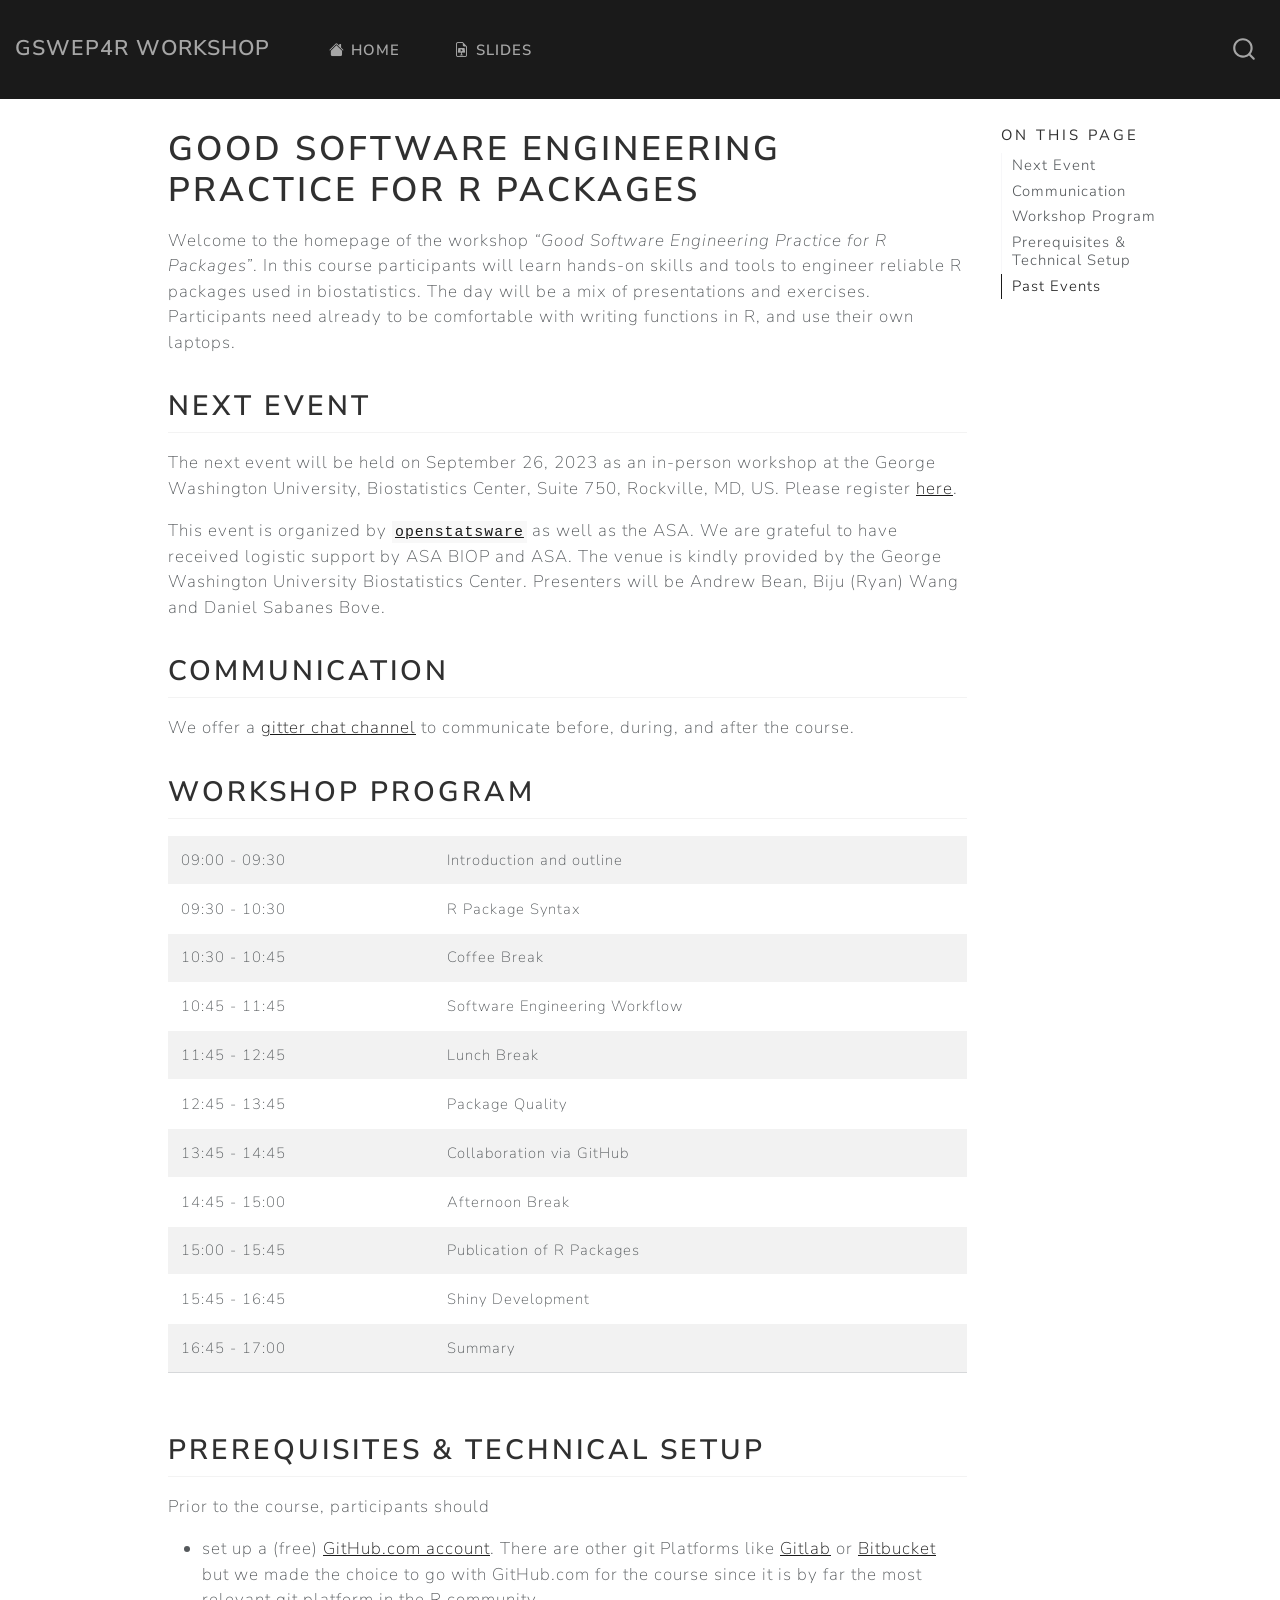
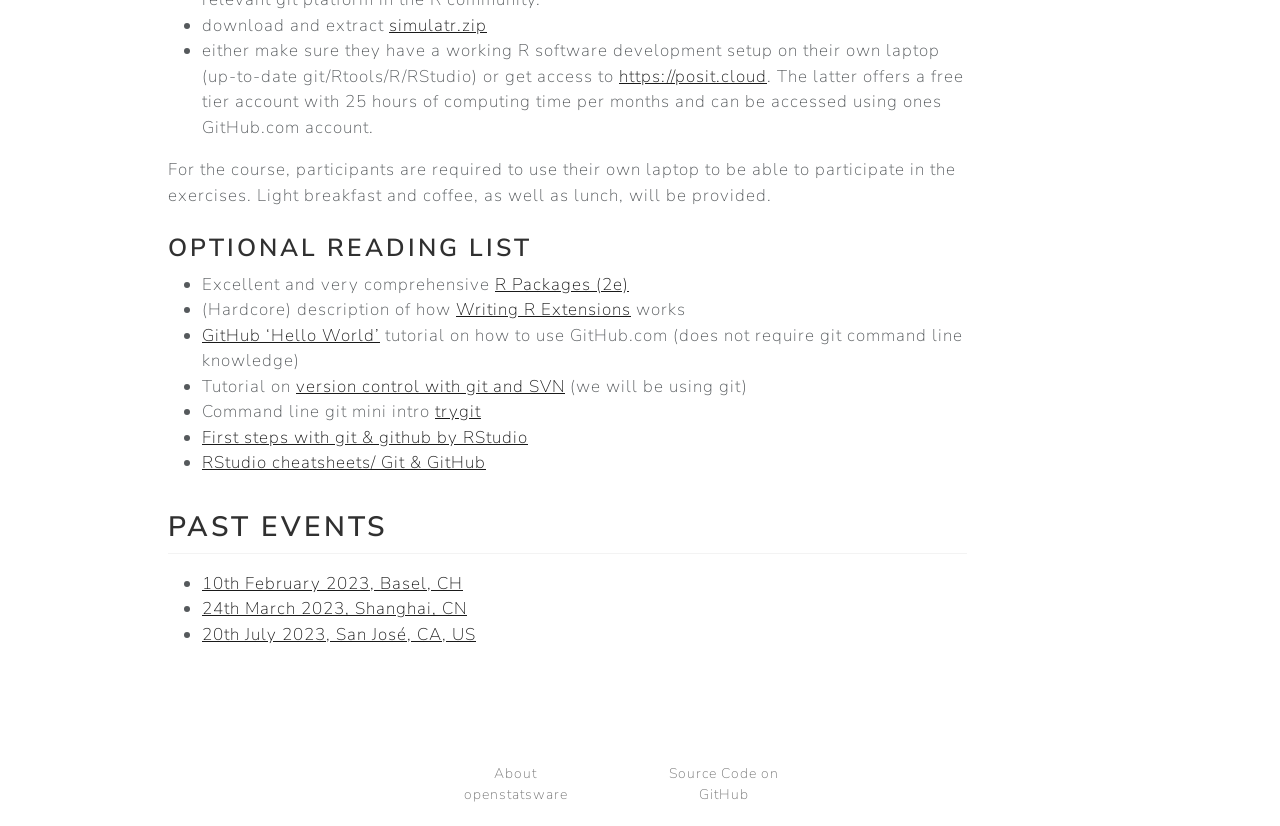
<file: index.html>
<!DOCTYPE html>
<html xmlns="http://www.w3.org/1999/xhtml" lang="en" xml:lang="en"><head>

<meta charset="utf-8">
<meta name="generator" content="quarto-1.3.450">

<meta name="viewport" content="width=device-width, initial-scale=1.0, user-scalable=yes">


<title>GSWEP4R Workshop - Good Software Engineering Practice for R Packages</title>
<style>
code{white-space: pre-wrap;}
span.smallcaps{font-variant: small-caps;}
div.columns{display: flex; gap: min(4vw, 1.5em);}
div.column{flex: auto; overflow-x: auto;}
div.hanging-indent{margin-left: 1.5em; text-indent: -1.5em;}
ul.task-list{list-style: none;}
ul.task-list li input[type="checkbox"] {
  width: 0.8em;
  margin: 0 0.8em 0.2em -1em; /* quarto-specific, see https://github.com/quarto-dev/quarto-cli/issues/4556 */ 
  vertical-align: middle;
}
</style>


<script src="site_libs/quarto-nav/quarto-nav.js"></script>
<script src="site_libs/quarto-nav/headroom.min.js"></script>
<script src="site_libs/clipboard/clipboard.min.js"></script>
<script src="site_libs/quarto-search/autocomplete.umd.js"></script>
<script src="site_libs/quarto-search/fuse.min.js"></script>
<script src="site_libs/quarto-search/quarto-search.js"></script>
<meta name="quarto:offset" content="./">
<script src="site_libs/quarto-html/quarto.js"></script>
<script src="site_libs/quarto-html/popper.min.js"></script>
<script src="site_libs/quarto-html/tippy.umd.min.js"></script>
<script src="site_libs/quarto-html/anchor.min.js"></script>
<link href="site_libs/quarto-html/tippy.css" rel="stylesheet">
<link href="site_libs/quarto-html/quarto-syntax-highlighting.css" rel="stylesheet" id="quarto-text-highlighting-styles">
<script src="site_libs/bootstrap/bootstrap.min.js"></script>
<link href="site_libs/bootstrap/bootstrap-icons.css" rel="stylesheet">
<link href="site_libs/bootstrap/bootstrap.min.css" rel="stylesheet" id="quarto-bootstrap" data-mode="light">
<script id="quarto-search-options" type="application/json">{
  "location": "navbar",
  "copy-button": false,
  "collapse-after": 3,
  "panel-placement": "end",
  "type": "overlay",
  "limit": 20,
  "language": {
    "search-no-results-text": "No results",
    "search-matching-documents-text": "matching documents",
    "search-copy-link-title": "Copy link to search",
    "search-hide-matches-text": "Hide additional matches",
    "search-more-match-text": "more match in this document",
    "search-more-matches-text": "more matches in this document",
    "search-clear-button-title": "Clear",
    "search-detached-cancel-button-title": "Cancel",
    "search-submit-button-title": "Submit",
    "search-label": "Search"
  }
}</script>


<link rel="stylesheet" href="styles.css">
</head>

<body class="nav-fixed">

<div id="quarto-search-results"></div>
  <header id="quarto-header" class="headroom fixed-top">
    <nav class="navbar navbar-expand-lg navbar-dark ">
      <div class="navbar-container container-fluid">
      <div class="navbar-brand-container">
    <a class="navbar-brand" href="./index.html">
    <span class="navbar-title">GSWEP4R Workshop</span>
    </a>
  </div>
            <div id="quarto-search" class="" title="Search"></div>
          <button class="navbar-toggler" type="button" data-bs-toggle="collapse" data-bs-target="#navbarCollapse" aria-controls="navbarCollapse" aria-expanded="false" aria-label="Toggle navigation" onclick="if (window.quartoToggleHeadroom) { window.quartoToggleHeadroom(); }">
  <span class="navbar-toggler-icon"></span>
</button>
          <div class="collapse navbar-collapse" id="navbarCollapse">
            <ul class="navbar-nav navbar-nav-scroll me-auto">
  <li class="nav-item">
    <a class="nav-link active" href="./index.html" rel="" target="" aria-current="page"><i class="bi bi-house-fill" role="img">
</i> 
 <span class="menu-text">Home</span></a>
  </li>  
  <li class="nav-item">
    <a class="nav-link" href="./listing.html" rel="" target=""><i class="bi bi-file-earmark-slides" role="img">
</i> 
 <span class="menu-text">Slides</span></a>
  </li>  
</ul>
            <div class="quarto-navbar-tools ms-auto">
</div>
          </div> <!-- /navcollapse -->
      </div> <!-- /container-fluid -->
    </nav>
</header>
<!-- content -->
<div id="quarto-content" class="quarto-container page-columns page-rows-contents page-layout-article page-navbar">
<!-- sidebar -->
<!-- margin-sidebar -->
    <div id="quarto-margin-sidebar" class="sidebar margin-sidebar">
        <nav id="TOC" role="doc-toc" class="toc-active">
    <h2 id="toc-title">On this page</h2>
   
  <ul>
  <li><a href="#next-event" id="toc-next-event" class="nav-link active" data-scroll-target="#next-event">Next Event</a></li>
  <li><a href="#communication" id="toc-communication" class="nav-link" data-scroll-target="#communication">Communication</a></li>
  <li><a href="#workshop-program" id="toc-workshop-program" class="nav-link" data-scroll-target="#workshop-program">Workshop Program</a></li>
  <li><a href="#prerequisites-technical-setup" id="toc-prerequisites-technical-setup" class="nav-link" data-scroll-target="#prerequisites-technical-setup">Prerequisites &amp; Technical Setup</a>
  <ul class="collapse">
  <li><a href="#optional-reading-list" id="toc-optional-reading-list" class="nav-link" data-scroll-target="#optional-reading-list">Optional reading list</a></li>
  </ul></li>
  <li><a href="#past-events" id="toc-past-events" class="nav-link" data-scroll-target="#past-events">Past Events</a></li>
  </ul>
</nav>
    </div>
<!-- main -->
<main class="content" id="quarto-document-content">

<header id="title-block-header" class="quarto-title-block default">
<div class="quarto-title">
<h1 class="title">Good Software Engineering Practice for R Packages</h1>
</div>



<div class="quarto-title-meta">

    
  
    
  </div>
  

</header>

<!--
Creators (initial authors): 
- Daniel Sabanes Bove, https://github.com/danielinteractive/ and www.linkedin.com/in/danielsabanesbove/
- Friedrich Pahlke, https://github.com/fpahlke/ and www.linkedin.com/in/pahlke/
- Kevin Kunzmann, https://github.com/kkmann/ and https://www.linkedin.com/in/kevin-kunzmann-6486a11bb/
- Liming Li, https://github.com/clarkliming
- Joe Zhu, https://github.com/shajoezhu and http://www.linkedin.com/in/joe-zhu-464b5818
- Shuang Li, https://github.com/shuangli22
In the current version, changes were done by (later authors):
- Andrew Bean, https://www.linkedin.com/in/andrew-bean-83539116/ and https://github.com/andrew-bean
- Biju (Ryan) Wang, https://www.linkedin.com/in/bijuwang/ and https://github.com/bijuwang
License: This work is licensed under the Creative Commons Attribution-ShareAlike 4.0 International License.
To view a copy of this license, visit http://creativecommons.org/licenses/by-sa/4.0/.
The source files are hosted at https://github.com/openpharma/workshop-r-swe-md, which is forked from
the original version at https://github.com/openpharma/workshop-r-swe.
Important: To use this work you must provide the name of the creators (initial authors), a link to the material, a link to the license, and indicate if changes were made.
-->
<p>Welcome to the homepage of the workshop <em>“Good Software Engineering Practice for R Packages”</em>. In this course participants will learn hands-on skills and tools to engineer reliable R packages used in biostatistics. The day will be a mix of presentations and exercises. Participants need already to be comfortable with writing functions in R, and use their own laptops.</p>
<section id="next-event" class="level2">
<h2 class="anchored" data-anchor-id="next-event">Next Event</h2>
<p>The next event will be held on September 26, 2023 as an in-person workshop at the George Washington University, Biostatistics Center, Suite 750, Rockville, MD, US. Please register <a href="https://www.eventbrite.com/e/good-software-engineering-practice-for-r-packages-tickets-675076410717?aff=oddtdtcreator">here</a>.</p>
<p>This event is organized by <a href="https://rconsortium.github.io/asa-biop-swe-wg/"><code>openstatsware</code></a> as well as the ASA. We are grateful to have received logistic support by ASA BIOP and ASA. The venue is kindly provided by the George Washington University Biostatistics Center. Presenters will be Andrew Bean, Biju (Ryan) Wang and Daniel Sabanes Bove.</p>
</section>
<section id="communication" class="level2">
<h2 class="anchored" data-anchor-id="communication">Communication</h2>
<p>We offer a <a href="https://matrix.to/#/#workshop-r-swe_community:gitter.im">gitter chat channel</a> to communicate before, during, and after the course.</p>
</section>
<section id="workshop-program" class="level2">
<h2 class="anchored" data-anchor-id="workshop-program">Workshop Program</h2>
<div class="cell">
<div class="cell-output-display">
<table class="table table-sm table-striped small">
<tbody>
<tr class="odd">
<td style="text-align: left;">09:00 - 09:30</td>
<td style="text-align: left;">Introduction and outline</td>
</tr>
<tr class="even">
<td style="text-align: left;">09:30 - 10:30</td>
<td style="text-align: left;">R Package Syntax</td>
</tr>
<tr class="odd">
<td style="text-align: left;">10:30 - 10:45</td>
<td style="text-align: left;">Coffee Break</td>
</tr>
<tr class="even">
<td style="text-align: left;">10:45 - 11:45</td>
<td style="text-align: left;">Software Engineering Workflow</td>
</tr>
<tr class="odd">
<td style="text-align: left;">11:45 - 12:45</td>
<td style="text-align: left;">Lunch Break</td>
</tr>
<tr class="even">
<td style="text-align: left;">12:45 - 13:45</td>
<td style="text-align: left;">Package Quality</td>
</tr>
<tr class="odd">
<td style="text-align: left;">13:45 - 14:45</td>
<td style="text-align: left;">Collaboration via GitHub</td>
</tr>
<tr class="even">
<td style="text-align: left;">14:45 - 15:00</td>
<td style="text-align: left;">Afternoon Break</td>
</tr>
<tr class="odd">
<td style="text-align: left;">15:00 - 15:45</td>
<td style="text-align: left;">Publication of R Packages</td>
</tr>
<tr class="even">
<td style="text-align: left;">15:45 - 16:45</td>
<td style="text-align: left;">Shiny Development</td>
</tr>
<tr class="odd">
<td style="text-align: left;">16:45 - 17:00</td>
<td style="text-align: left;">Summary</td>
</tr>
</tbody>
</table>
</div>
</div>
</section>
<section id="prerequisites-technical-setup" class="level2">
<h2 class="anchored" data-anchor-id="prerequisites-technical-setup">Prerequisites &amp; Technical Setup</h2>
<p>Prior to the course, participants should</p>
<ul>
<li>set up a (free) <a href="https://github.com/join">GitHub.com account</a>. There are other git Platforms like <a href="https://about.gitlab.com/">Gitlab</a> or <a href="https://bitbucket.org/">Bitbucket</a> but we made the choice to go with GitHub.com for the course since it is by far the most relevant git platform in the R community.</li>
<li>download and extract <a href="slides/download/simulatr.zip">simulatr.zip</a></li>
<li>either make sure they have a working R software development setup on their own laptop (up-to-date git/Rtools/R/RStudio) or get access to <a href="https://posit.cloud" class="uri">https://posit.cloud</a>. The latter offers a free tier account with 25 hours of computing time per months and can be accessed using ones GitHub.com account.</li>
</ul>
<p>For the course, participants are required to use their own laptop to be able to participate in the exercises. Light breakfast and coffee, as well as lunch, will be provided.</p>
<section id="optional-reading-list" class="level3">
<h3 class="anchored" data-anchor-id="optional-reading-list">Optional reading list</h3>
<ul>
<li>Excellent and very comprehensive <a href="https://r-pkgs.org/">R Packages (2e)</a></li>
<li>(Hardcore) description of how <a href="https://cran.r-project.org/doc/manuals/R-exts.html">Writing R Extensions</a> works</li>
<li><a href="https://docs.github.com/en/get-started/quickstart/hello-world">GitHub ‘Hello World’</a> tutorial on how to use GitHub.com (does not require git command line knowledge)</li>
<li>Tutorial on <a href="https://support.posit.co/hc/en-us/articles/200532077-Version-Control-with-Git-and-SVN">version control with git and SVN</a> (we will be using git)</li>
<li>Command line git mini intro <a href="https://trygit.js.org/">trygit</a></li>
<li><a href="https://www.youtube.com/watch?v=jN6tvgt3GK8">First steps with git &amp; github by RStudio</a></li>
<li><a href="https://github.com/rstudio/cheatsheets/blob/main/git-github.pdf">RStudio cheatsheets/ Git &amp; GitHub</a></li>
</ul>
</section>
</section>
<section id="past-events" class="level2">
<h2 class="anchored" data-anchor-id="past-events">Past Events</h2>
<ul>
<li><a href="https://kkmann.github.io/workshop-r-swe/">10th February 2023, Basel, CH</a></li>
<li><a href="https://openpharma.github.io/workshop-r-swe/">24th March 2023, Shanghai, CN</a></li>
<li><a href="https://openpharma.github.io/workshop-r-swe-sf/">20th July 2023, San José, CA, US</a></li>
</ul>


</section>

</main> <!-- /main -->
<script id="quarto-html-after-body" type="application/javascript">
window.document.addEventListener("DOMContentLoaded", function (event) {
  const toggleBodyColorMode = (bsSheetEl) => {
    const mode = bsSheetEl.getAttribute("data-mode");
    const bodyEl = window.document.querySelector("body");
    if (mode === "dark") {
      bodyEl.classList.add("quarto-dark");
      bodyEl.classList.remove("quarto-light");
    } else {
      bodyEl.classList.add("quarto-light");
      bodyEl.classList.remove("quarto-dark");
    }
  }
  const toggleBodyColorPrimary = () => {
    const bsSheetEl = window.document.querySelector("link#quarto-bootstrap");
    if (bsSheetEl) {
      toggleBodyColorMode(bsSheetEl);
    }
  }
  toggleBodyColorPrimary();  
  const icon = "";
  const anchorJS = new window.AnchorJS();
  anchorJS.options = {
    placement: 'right',
    icon: icon
  };
  anchorJS.add('.anchored');
  const isCodeAnnotation = (el) => {
    for (const clz of el.classList) {
      if (clz.startsWith('code-annotation-')) {                     
        return true;
      }
    }
    return false;
  }
  const clipboard = new window.ClipboardJS('.code-copy-button', {
    text: function(trigger) {
      const codeEl = trigger.previousElementSibling.cloneNode(true);
      for (const childEl of codeEl.children) {
        if (isCodeAnnotation(childEl)) {
          childEl.remove();
        }
      }
      return codeEl.innerText;
    }
  });
  clipboard.on('success', function(e) {
    // button target
    const button = e.trigger;
    // don't keep focus
    button.blur();
    // flash "checked"
    button.classList.add('code-copy-button-checked');
    var currentTitle = button.getAttribute("title");
    button.setAttribute("title", "Copied!");
    let tooltip;
    if (window.bootstrap) {
      button.setAttribute("data-bs-toggle", "tooltip");
      button.setAttribute("data-bs-placement", "left");
      button.setAttribute("data-bs-title", "Copied!");
      tooltip = new bootstrap.Tooltip(button, 
        { trigger: "manual", 
          customClass: "code-copy-button-tooltip",
          offset: [0, -8]});
      tooltip.show();    
    }
    setTimeout(function() {
      if (tooltip) {
        tooltip.hide();
        button.removeAttribute("data-bs-title");
        button.removeAttribute("data-bs-toggle");
        button.removeAttribute("data-bs-placement");
      }
      button.setAttribute("title", currentTitle);
      button.classList.remove('code-copy-button-checked');
    }, 1000);
    // clear code selection
    e.clearSelection();
  });
  function tippyHover(el, contentFn) {
    const config = {
      allowHTML: true,
      content: contentFn,
      maxWidth: 500,
      delay: 100,
      arrow: false,
      appendTo: function(el) {
          return el.parentElement;
      },
      interactive: true,
      interactiveBorder: 10,
      theme: 'quarto',
      placement: 'bottom-start'
    };
    window.tippy(el, config); 
  }
  const noterefs = window.document.querySelectorAll('a[role="doc-noteref"]');
  for (var i=0; i<noterefs.length; i++) {
    const ref = noterefs[i];
    tippyHover(ref, function() {
      // use id or data attribute instead here
      let href = ref.getAttribute('data-footnote-href') || ref.getAttribute('href');
      try { href = new URL(href).hash; } catch {}
      const id = href.replace(/^#\/?/, "");
      const note = window.document.getElementById(id);
      return note.innerHTML;
    });
  }
      let selectedAnnoteEl;
      const selectorForAnnotation = ( cell, annotation) => {
        let cellAttr = 'data-code-cell="' + cell + '"';
        let lineAttr = 'data-code-annotation="' +  annotation + '"';
        const selector = 'span[' + cellAttr + '][' + lineAttr + ']';
        return selector;
      }
      const selectCodeLines = (annoteEl) => {
        const doc = window.document;
        const targetCell = annoteEl.getAttribute("data-target-cell");
        const targetAnnotation = annoteEl.getAttribute("data-target-annotation");
        const annoteSpan = window.document.querySelector(selectorForAnnotation(targetCell, targetAnnotation));
        const lines = annoteSpan.getAttribute("data-code-lines").split(",");
        const lineIds = lines.map((line) => {
          return targetCell + "-" + line;
        })
        let top = null;
        let height = null;
        let parent = null;
        if (lineIds.length > 0) {
            //compute the position of the single el (top and bottom and make a div)
            const el = window.document.getElementById(lineIds[0]);
            top = el.offsetTop;
            height = el.offsetHeight;
            parent = el.parentElement.parentElement;
          if (lineIds.length > 1) {
            const lastEl = window.document.getElementById(lineIds[lineIds.length - 1]);
            const bottom = lastEl.offsetTop + lastEl.offsetHeight;
            height = bottom - top;
          }
          if (top !== null && height !== null && parent !== null) {
            // cook up a div (if necessary) and position it 
            let div = window.document.getElementById("code-annotation-line-highlight");
            if (div === null) {
              div = window.document.createElement("div");
              div.setAttribute("id", "code-annotation-line-highlight");
              div.style.position = 'absolute';
              parent.appendChild(div);
            }
            div.style.top = top - 2 + "px";
            div.style.height = height + 4 + "px";
            let gutterDiv = window.document.getElementById("code-annotation-line-highlight-gutter");
            if (gutterDiv === null) {
              gutterDiv = window.document.createElement("div");
              gutterDiv.setAttribute("id", "code-annotation-line-highlight-gutter");
              gutterDiv.style.position = 'absolute';
              const codeCell = window.document.getElementById(targetCell);
              const gutter = codeCell.querySelector('.code-annotation-gutter');
              gutter.appendChild(gutterDiv);
            }
            gutterDiv.style.top = top - 2 + "px";
            gutterDiv.style.height = height + 4 + "px";
          }
          selectedAnnoteEl = annoteEl;
        }
      };
      const unselectCodeLines = () => {
        const elementsIds = ["code-annotation-line-highlight", "code-annotation-line-highlight-gutter"];
        elementsIds.forEach((elId) => {
          const div = window.document.getElementById(elId);
          if (div) {
            div.remove();
          }
        });
        selectedAnnoteEl = undefined;
      };
      // Attach click handler to the DT
      const annoteDls = window.document.querySelectorAll('dt[data-target-cell]');
      for (const annoteDlNode of annoteDls) {
        annoteDlNode.addEventListener('click', (event) => {
          const clickedEl = event.target;
          if (clickedEl !== selectedAnnoteEl) {
            unselectCodeLines();
            const activeEl = window.document.querySelector('dt[data-target-cell].code-annotation-active');
            if (activeEl) {
              activeEl.classList.remove('code-annotation-active');
            }
            selectCodeLines(clickedEl);
            clickedEl.classList.add('code-annotation-active');
          } else {
            // Unselect the line
            unselectCodeLines();
            clickedEl.classList.remove('code-annotation-active');
          }
        });
      }
  const findCites = (el) => {
    const parentEl = el.parentElement;
    if (parentEl) {
      const cites = parentEl.dataset.cites;
      if (cites) {
        return {
          el,
          cites: cites.split(' ')
        };
      } else {
        return findCites(el.parentElement)
      }
    } else {
      return undefined;
    }
  };
  var bibliorefs = window.document.querySelectorAll('a[role="doc-biblioref"]');
  for (var i=0; i<bibliorefs.length; i++) {
    const ref = bibliorefs[i];
    const citeInfo = findCites(ref);
    if (citeInfo) {
      tippyHover(citeInfo.el, function() {
        var popup = window.document.createElement('div');
        citeInfo.cites.forEach(function(cite) {
          var citeDiv = window.document.createElement('div');
          citeDiv.classList.add('hanging-indent');
          citeDiv.classList.add('csl-entry');
          var biblioDiv = window.document.getElementById('ref-' + cite);
          if (biblioDiv) {
            citeDiv.innerHTML = biblioDiv.innerHTML;
          }
          popup.appendChild(citeDiv);
        });
        return popup.innerHTML;
      });
    }
  }
    var localhostRegex = new RegExp(/^(?:http|https):\/\/localhost\:?[0-9]*\//);
      var filterRegex = new RegExp("https:\/\/openpharma\.github\.io\/workshop-r-swe-md\/");
    var isInternal = (href) => {
        return filterRegex.test(href) || localhostRegex.test(href);
    }
    // Inspect non-navigation links and adorn them if external
 	var links = window.document.querySelectorAll('a[href]:not(.nav-link):not(.navbar-brand):not(.toc-action):not(.sidebar-link):not(.sidebar-item-toggle):not(.pagination-link):not(.no-external):not([aria-hidden]):not(.dropdown-item)');
    for (var i=0; i<links.length; i++) {
      const link = links[i];
      if (!isInternal(link.href)) {
          // target, if specified
          link.setAttribute("target", "_blank");
      }
    }
});
</script>
</div> <!-- /content -->
<footer class="footer">
  <div class="nav-footer">
    <div class="nav-footer-left">
      &nbsp;
    </div>   
    <div class="nav-footer-center">
      <ul class="footer-items list-unstyled">
    <li class="nav-item">
    <a class="nav-link" href="https://rconsortium.github.io/asa-biop-swe-wg/">About openstatsware</a>
  </li>  
    <li class="nav-item">
    <a class="nav-link" href="https://github.com/openpharma/workshop-r-swe-md">Source Code on GitHub</a>
  </li>  
</ul>
    </div>
    <div class="nav-footer-right">
      &nbsp;
    </div>
  </div>
</footer>



</body></html>
</file>
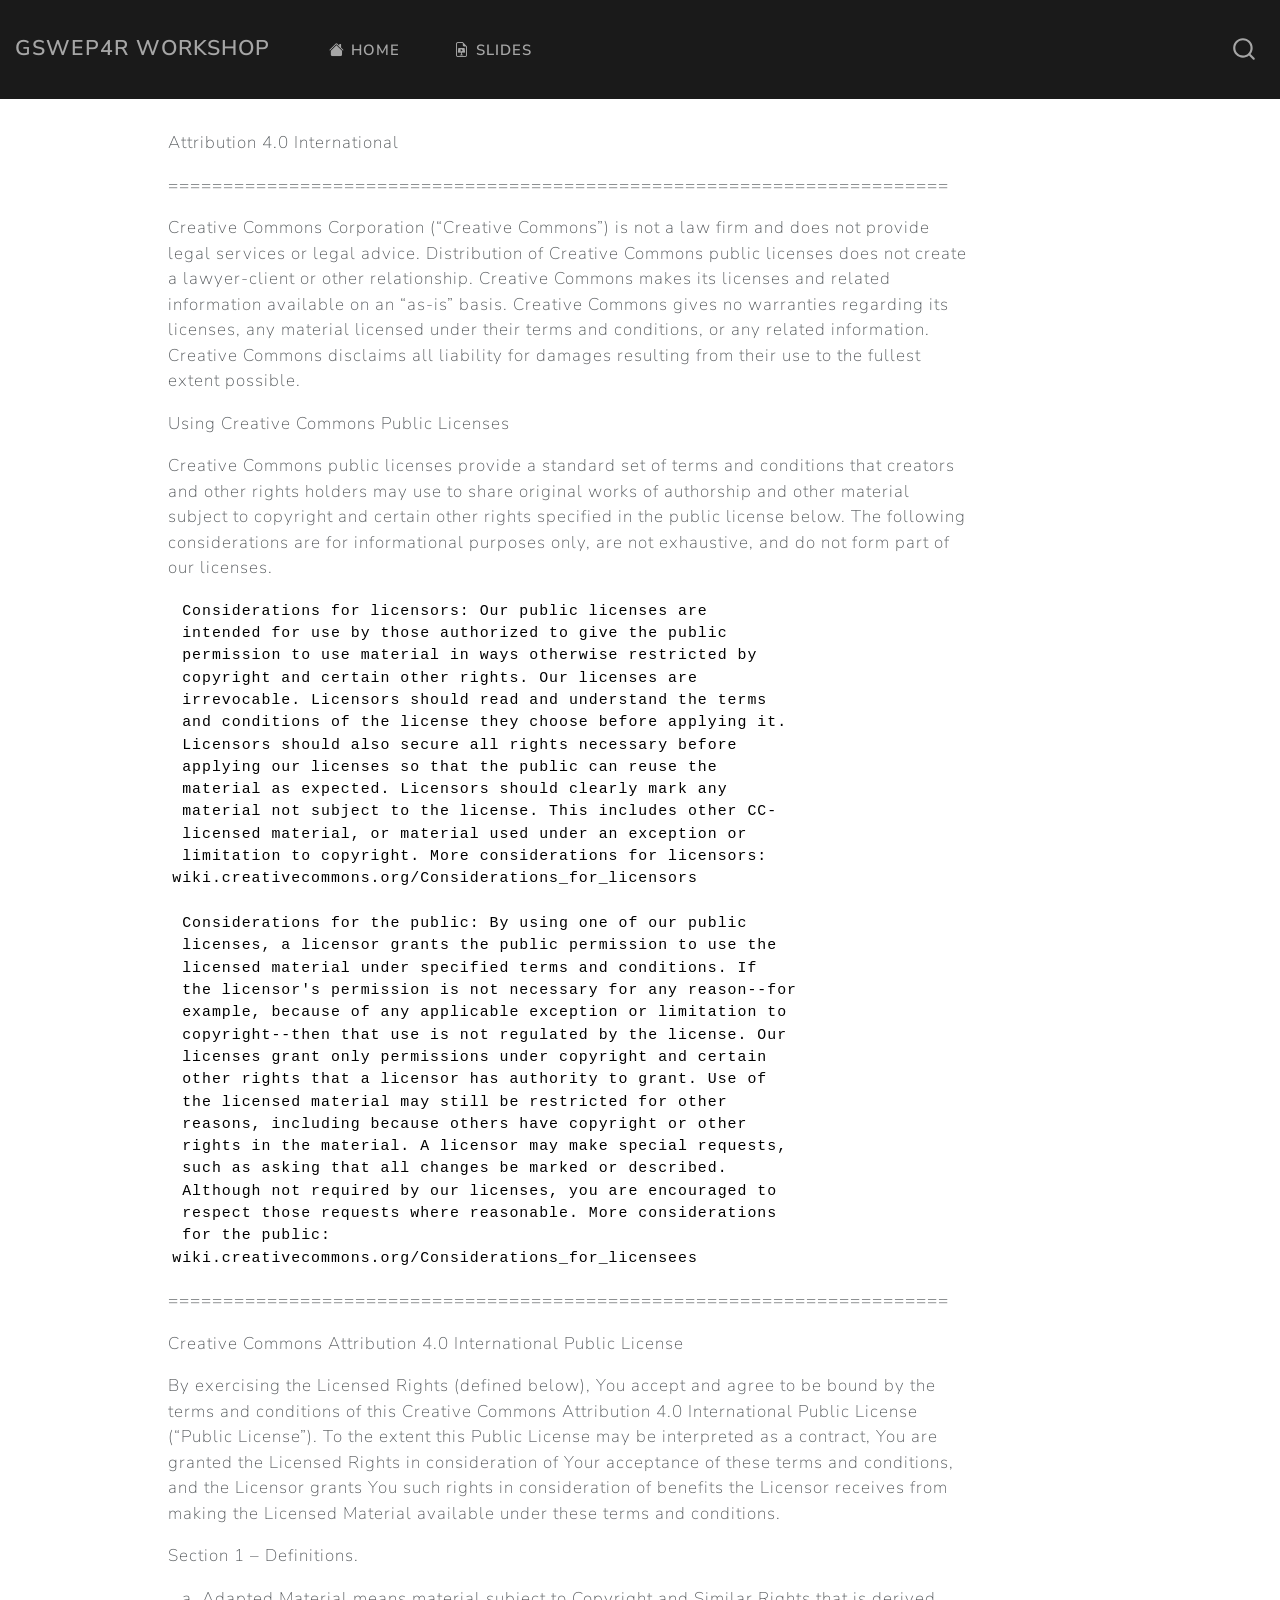
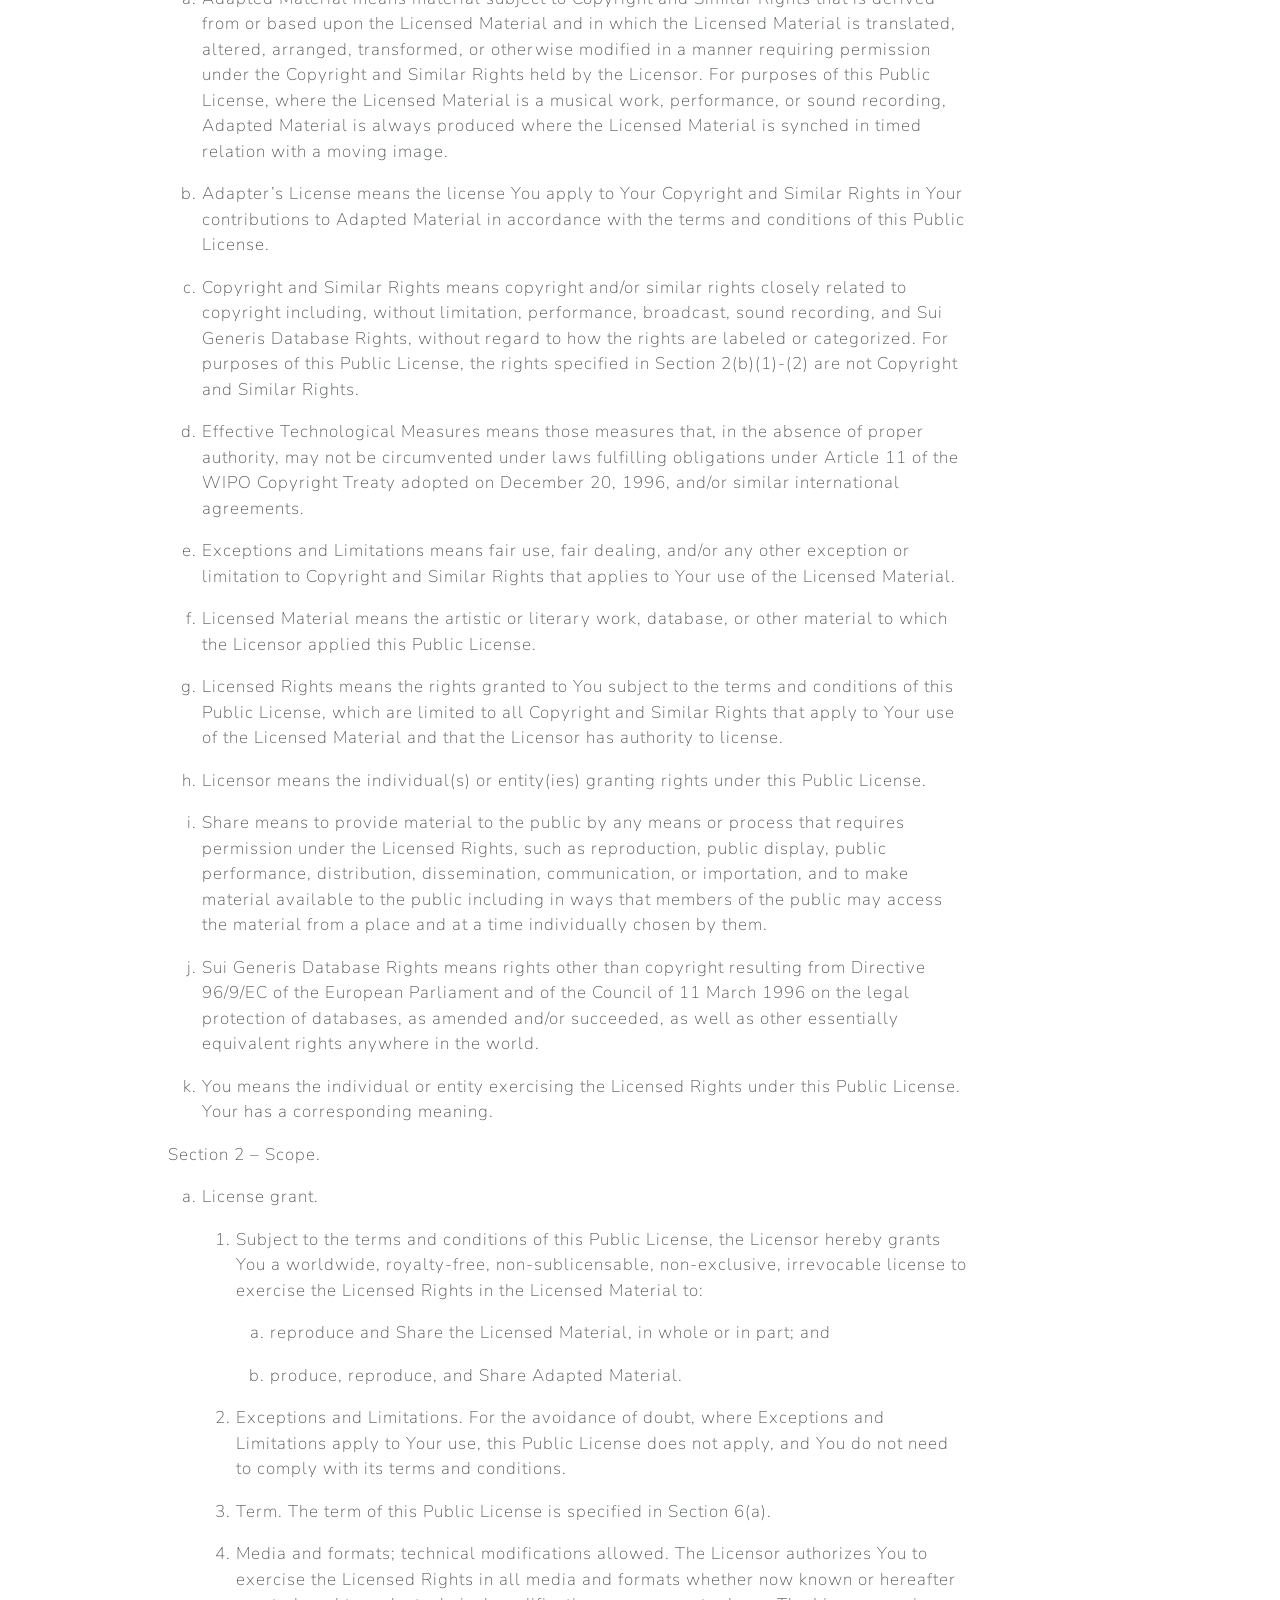
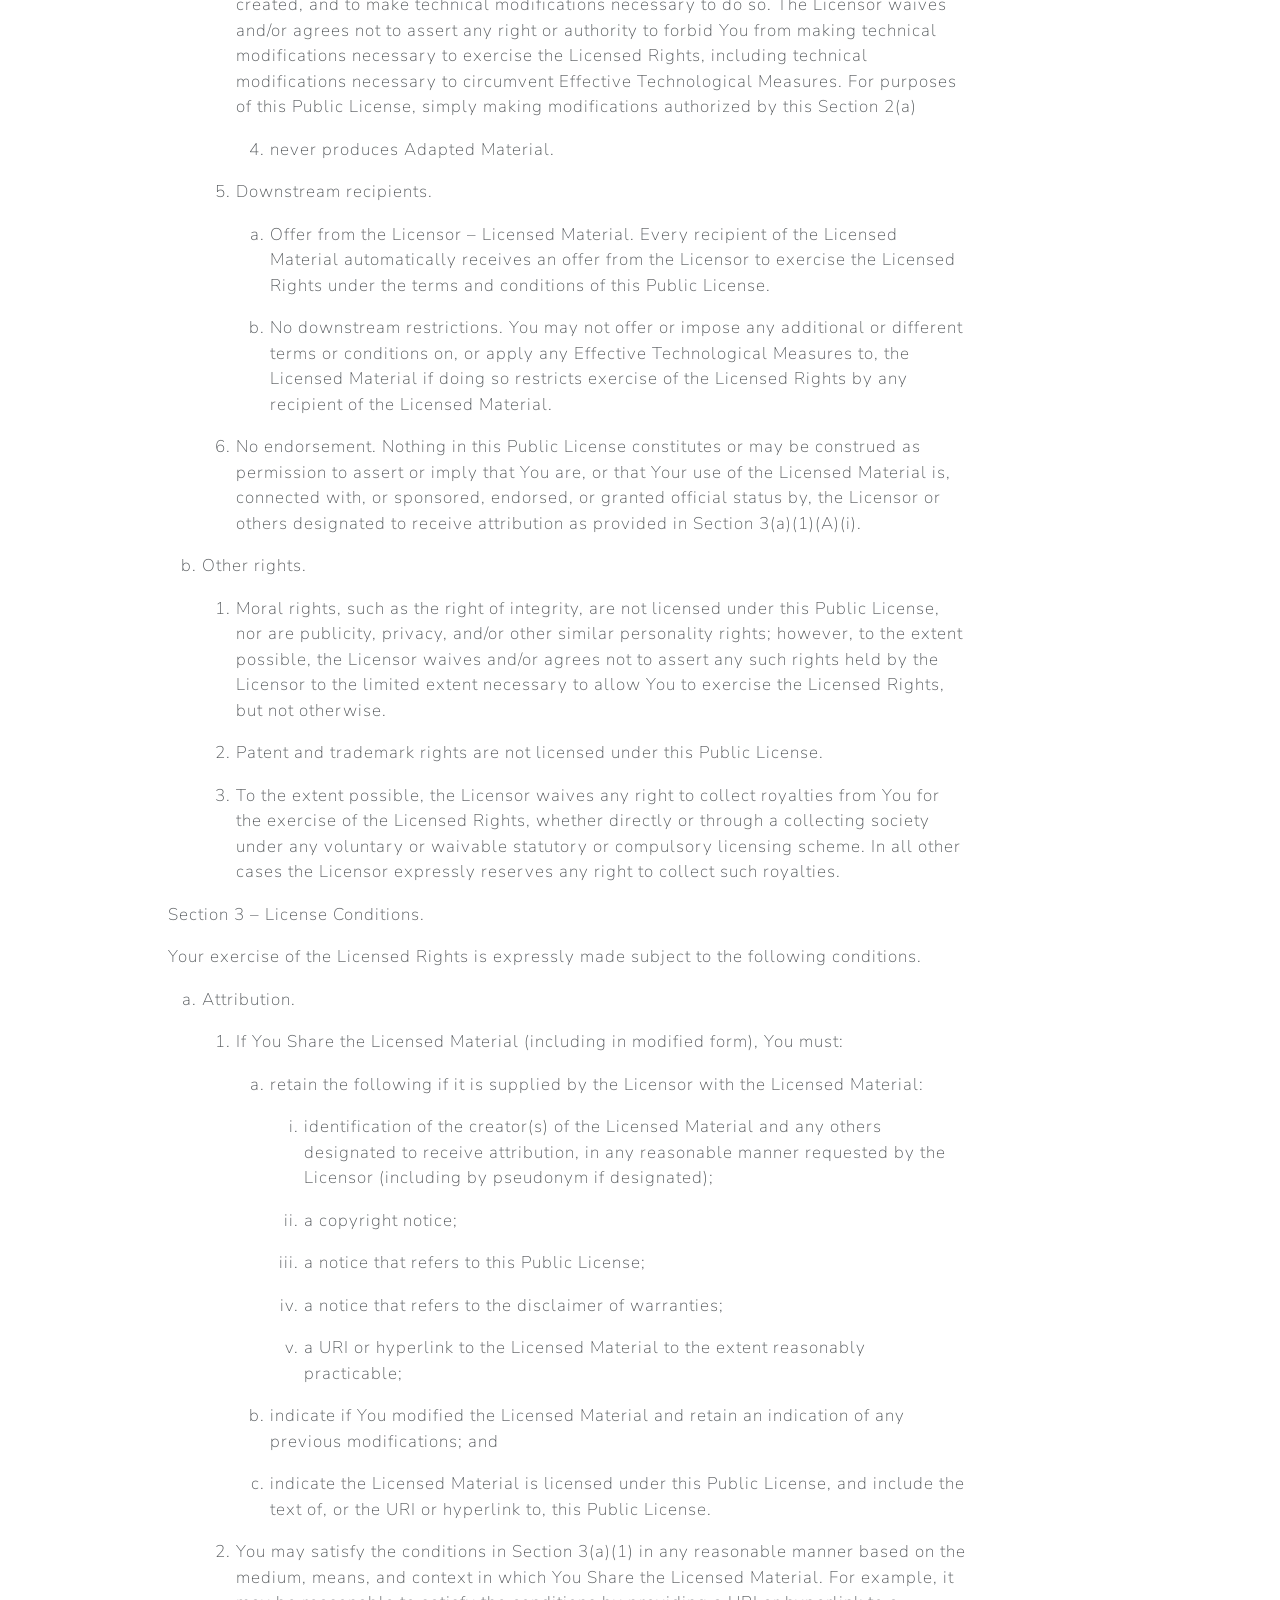
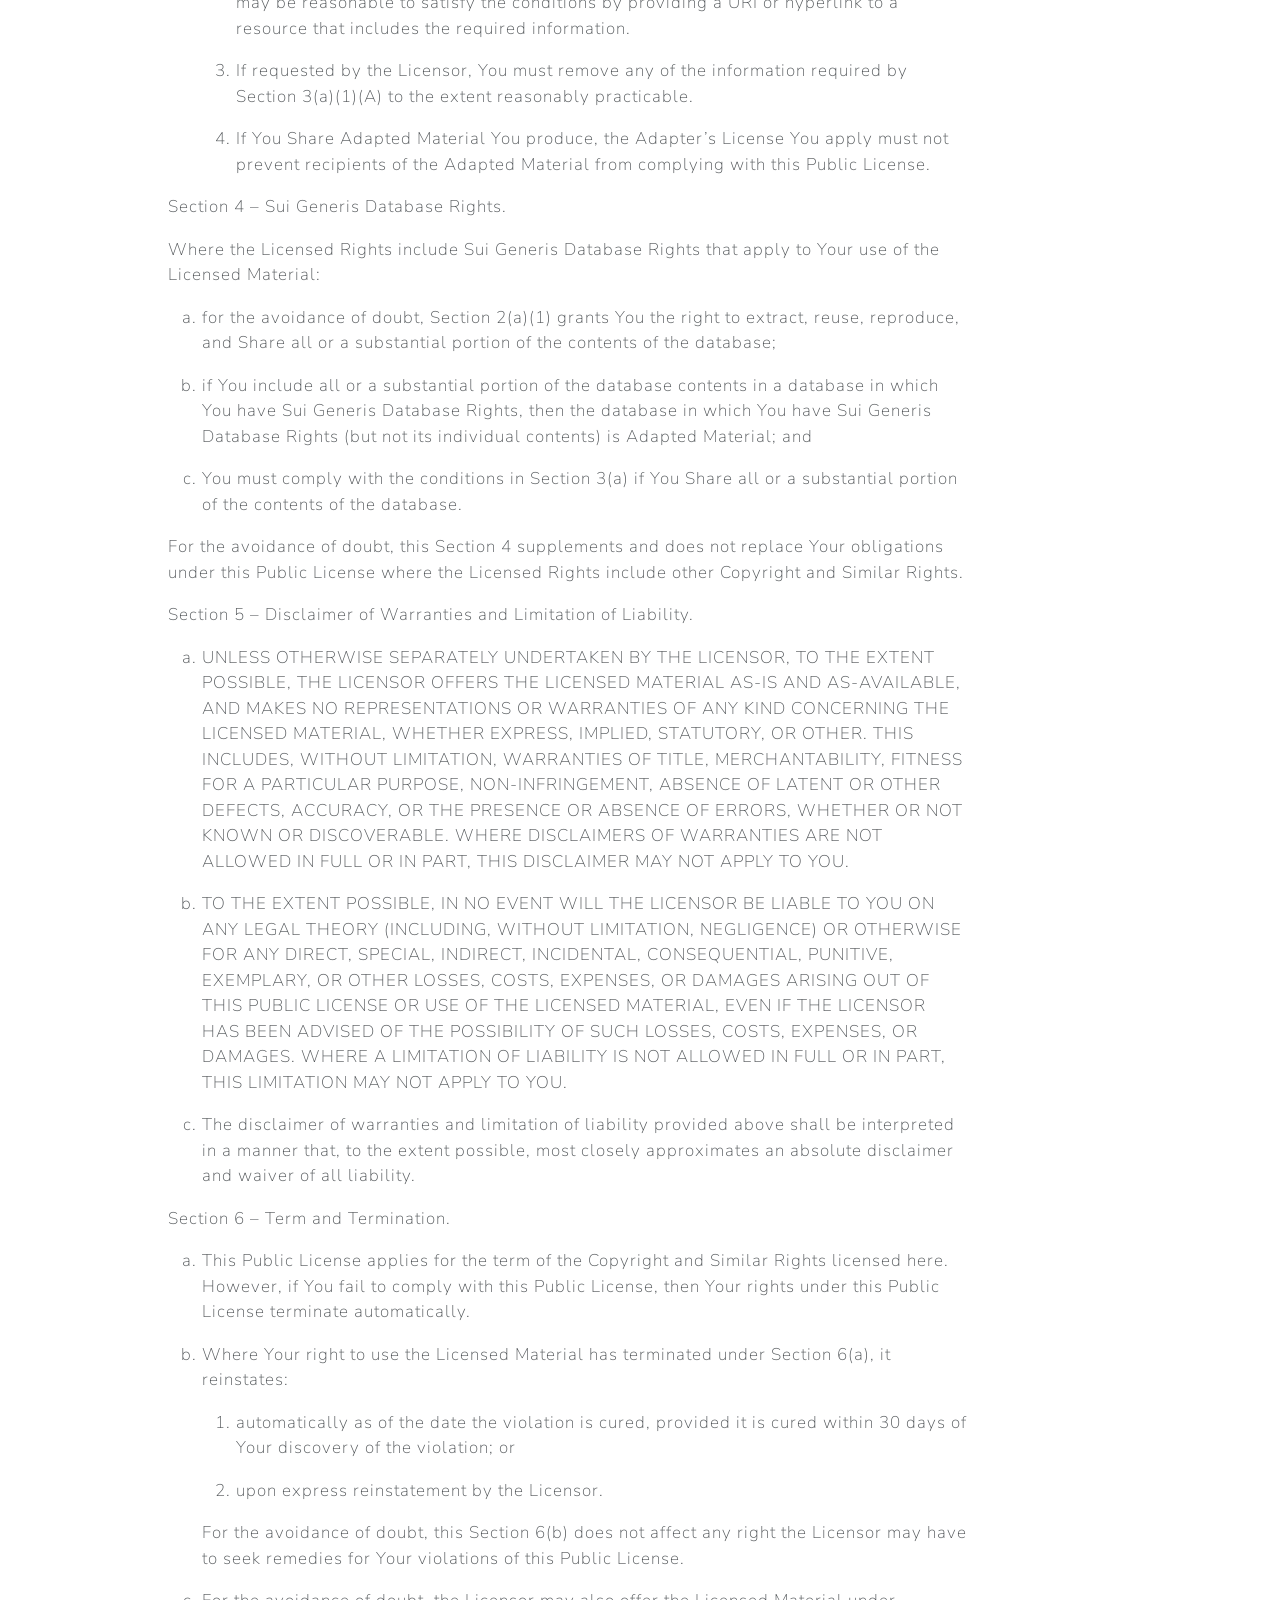
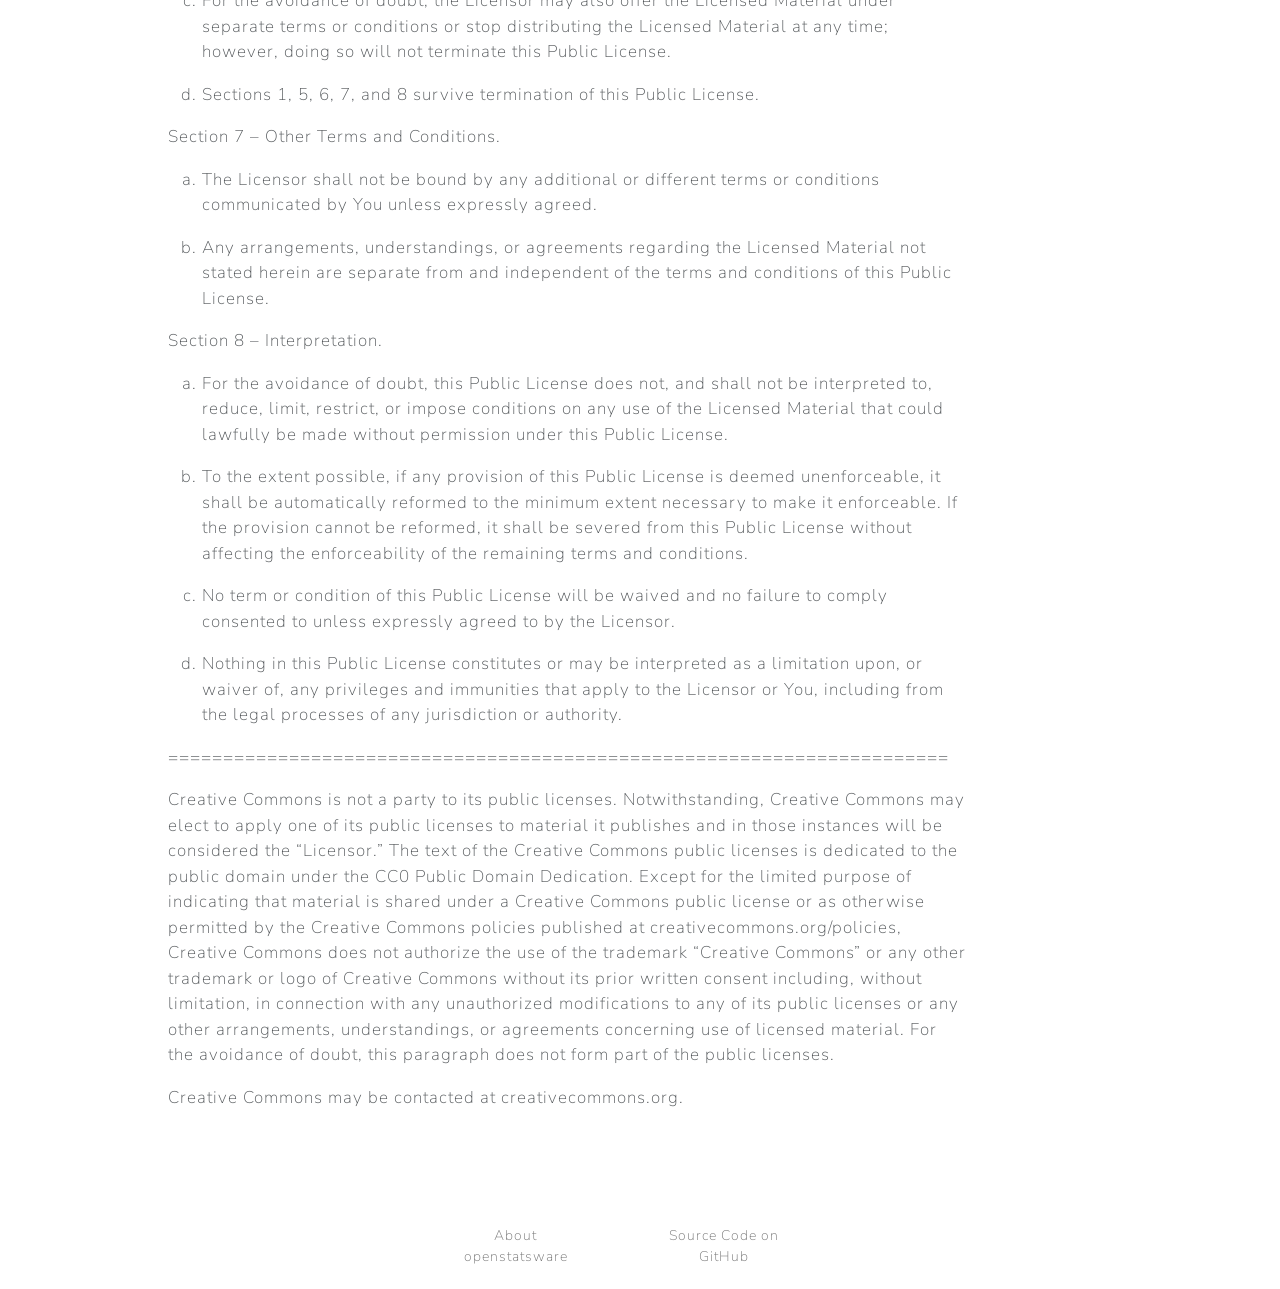
<file: LICENSE.html>
<!DOCTYPE html>
<html xmlns="http://www.w3.org/1999/xhtml" lang="en" xml:lang="en"><head>

<meta charset="utf-8">
<meta name="generator" content="quarto-1.3.450">

<meta name="viewport" content="width=device-width, initial-scale=1.0, user-scalable=yes">


<title>GSWEP4R Workshop – license</title>
<style>
code{white-space: pre-wrap;}
span.smallcaps{font-variant: small-caps;}
div.columns{display: flex; gap: min(4vw, 1.5em);}
div.column{flex: auto; overflow-x: auto;}
div.hanging-indent{margin-left: 1.5em; text-indent: -1.5em;}
ul.task-list{list-style: none;}
ul.task-list li input[type="checkbox"] {
  width: 0.8em;
  margin: 0 0.8em 0.2em -1em; /* quarto-specific, see https://github.com/quarto-dev/quarto-cli/issues/4556 */ 
  vertical-align: middle;
}
</style>


<script src="site_libs/quarto-nav/quarto-nav.js"></script>
<script src="site_libs/quarto-nav/headroom.min.js"></script>
<script src="site_libs/clipboard/clipboard.min.js"></script>
<script src="site_libs/quarto-search/autocomplete.umd.js"></script>
<script src="site_libs/quarto-search/fuse.min.js"></script>
<script src="site_libs/quarto-search/quarto-search.js"></script>
<meta name="quarto:offset" content="./">
<script src="site_libs/quarto-html/quarto.js"></script>
<script src="site_libs/quarto-html/popper.min.js"></script>
<script src="site_libs/quarto-html/tippy.umd.min.js"></script>
<script src="site_libs/quarto-html/anchor.min.js"></script>
<link href="site_libs/quarto-html/tippy.css" rel="stylesheet">
<link href="site_libs/quarto-html/quarto-syntax-highlighting.css" rel="stylesheet" id="quarto-text-highlighting-styles">
<script src="site_libs/bootstrap/bootstrap.min.js"></script>
<link href="site_libs/bootstrap/bootstrap-icons.css" rel="stylesheet">
<link href="site_libs/bootstrap/bootstrap.min.css" rel="stylesheet" id="quarto-bootstrap" data-mode="light">
<script id="quarto-search-options" type="application/json">{
  "location": "navbar",
  "copy-button": false,
  "collapse-after": 3,
  "panel-placement": "end",
  "type": "overlay",
  "limit": 20,
  "language": {
    "search-no-results-text": "No results",
    "search-matching-documents-text": "matching documents",
    "search-copy-link-title": "Copy link to search",
    "search-hide-matches-text": "Hide additional matches",
    "search-more-match-text": "more match in this document",
    "search-more-matches-text": "more matches in this document",
    "search-clear-button-title": "Clear",
    "search-detached-cancel-button-title": "Cancel",
    "search-submit-button-title": "Submit",
    "search-label": "Search"
  }
}</script>


<link rel="stylesheet" href="styles.css">
</head>

<body class="nav-fixed">

<div id="quarto-search-results"></div>
  <header id="quarto-header" class="headroom fixed-top">
    <nav class="navbar navbar-expand-lg navbar-dark ">
      <div class="navbar-container container-fluid">
      <div class="navbar-brand-container">
    <a class="navbar-brand" href="./index.html">
    <span class="navbar-title">GSWEP4R Workshop</span>
    </a>
  </div>
            <div id="quarto-search" class="" title="Search"></div>
          <button class="navbar-toggler" type="button" data-bs-toggle="collapse" data-bs-target="#navbarCollapse" aria-controls="navbarCollapse" aria-expanded="false" aria-label="Toggle navigation" onclick="if (window.quartoToggleHeadroom) { window.quartoToggleHeadroom(); }">
  <span class="navbar-toggler-icon"></span>
</button>
          <div class="collapse navbar-collapse" id="navbarCollapse">
            <ul class="navbar-nav navbar-nav-scroll me-auto">
  <li class="nav-item">
    <a class="nav-link" href="./index.html" rel="" target=""><i class="bi bi-house-fill" role="img">
</i> 
 <span class="menu-text">Home</span></a>
  </li>  
  <li class="nav-item">
    <a class="nav-link" href="./listing.html" rel="" target=""><i class="bi bi-file-earmark-slides" role="img">
</i> 
 <span class="menu-text">Slides</span></a>
  </li>  
</ul>
            <div class="quarto-navbar-tools ms-auto">
</div>
          </div> <!-- /navcollapse -->
      </div> <!-- /container-fluid -->
    </nav>
</header>
<!-- content -->
<div id="quarto-content" class="quarto-container page-columns page-rows-contents page-layout-article page-navbar">
<!-- sidebar -->
<!-- margin-sidebar -->
    <div id="quarto-margin-sidebar" class="sidebar margin-sidebar">
        
    </div>
<!-- main -->
<main class="content" id="quarto-document-content">



<p>Attribution 4.0 International</p>
<p>=======================================================================</p>
<p>Creative Commons Corporation (“Creative Commons”) is not a law firm and does not provide legal services or legal advice. Distribution of Creative Commons public licenses does not create a lawyer-client or other relationship. Creative Commons makes its licenses and related information available on an “as-is” basis. Creative Commons gives no warranties regarding its licenses, any material licensed under their terms and conditions, or any related information. Creative Commons disclaims all liability for damages resulting from their use to the fullest extent possible.</p>
<p>Using Creative Commons Public Licenses</p>
<p>Creative Commons public licenses provide a standard set of terms and conditions that creators and other rights holders may use to share original works of authorship and other material subject to copyright and certain other rights specified in the public license below. The following considerations are for informational purposes only, are not exhaustive, and do not form part of our licenses.</p>
<pre><code> Considerations for licensors: Our public licenses are
 intended for use by those authorized to give the public
 permission to use material in ways otherwise restricted by
 copyright and certain other rights. Our licenses are
 irrevocable. Licensors should read and understand the terms
 and conditions of the license they choose before applying it.
 Licensors should also secure all rights necessary before
 applying our licenses so that the public can reuse the
 material as expected. Licensors should clearly mark any
 material not subject to the license. This includes other CC-
 licensed material, or material used under an exception or
 limitation to copyright. More considerations for licensors:
wiki.creativecommons.org/Considerations_for_licensors

 Considerations for the public: By using one of our public
 licenses, a licensor grants the public permission to use the
 licensed material under specified terms and conditions. If
 the licensor's permission is not necessary for any reason--for
 example, because of any applicable exception or limitation to
 copyright--then that use is not regulated by the license. Our
 licenses grant only permissions under copyright and certain
 other rights that a licensor has authority to grant. Use of
 the licensed material may still be restricted for other
 reasons, including because others have copyright or other
 rights in the material. A licensor may make special requests,
 such as asking that all changes be marked or described.
 Although not required by our licenses, you are encouraged to
 respect those requests where reasonable. More considerations
 for the public: 
wiki.creativecommons.org/Considerations_for_licensees</code></pre>
<p>=======================================================================</p>
<p>Creative Commons Attribution 4.0 International Public License</p>
<p>By exercising the Licensed Rights (defined below), You accept and agree to be bound by the terms and conditions of this Creative Commons Attribution 4.0 International Public License (“Public License”). To the extent this Public License may be interpreted as a contract, You are granted the Licensed Rights in consideration of Your acceptance of these terms and conditions, and the Licensor grants You such rights in consideration of benefits the Licensor receives from making the Licensed Material available under these terms and conditions.</p>
<p>Section 1 – Definitions.</p>
<ol type="a">
<li><p>Adapted Material means material subject to Copyright and Similar Rights that is derived from or based upon the Licensed Material and in which the Licensed Material is translated, altered, arranged, transformed, or otherwise modified in a manner requiring permission under the Copyright and Similar Rights held by the Licensor. For purposes of this Public License, where the Licensed Material is a musical work, performance, or sound recording, Adapted Material is always produced where the Licensed Material is synched in timed relation with a moving image.</p></li>
<li><p>Adapter’s License means the license You apply to Your Copyright and Similar Rights in Your contributions to Adapted Material in accordance with the terms and conditions of this Public License.</p></li>
<li><p>Copyright and Similar Rights means copyright and/or similar rights closely related to copyright including, without limitation, performance, broadcast, sound recording, and Sui Generis Database Rights, without regard to how the rights are labeled or categorized. For purposes of this Public License, the rights specified in Section 2(b)(1)-(2) are not Copyright and Similar Rights.</p></li>
<li><p>Effective Technological Measures means those measures that, in the absence of proper authority, may not be circumvented under laws fulfilling obligations under Article 11 of the WIPO Copyright Treaty adopted on December 20, 1996, and/or similar international agreements.</p></li>
<li><p>Exceptions and Limitations means fair use, fair dealing, and/or any other exception or limitation to Copyright and Similar Rights that applies to Your use of the Licensed Material.</p></li>
<li><p>Licensed Material means the artistic or literary work, database, or other material to which the Licensor applied this Public License.</p></li>
<li><p>Licensed Rights means the rights granted to You subject to the terms and conditions of this Public License, which are limited to all Copyright and Similar Rights that apply to Your use of the Licensed Material and that the Licensor has authority to license.</p></li>
<li><p>Licensor means the individual(s) or entity(ies) granting rights under this Public License.</p></li>
<li><p>Share means to provide material to the public by any means or process that requires permission under the Licensed Rights, such as reproduction, public display, public performance, distribution, dissemination, communication, or importation, and to make material available to the public including in ways that members of the public may access the material from a place and at a time individually chosen by them.</p></li>
<li><p>Sui Generis Database Rights means rights other than copyright resulting from Directive 96/9/EC of the European Parliament and of the Council of 11 March 1996 on the legal protection of databases, as amended and/or succeeded, as well as other essentially equivalent rights anywhere in the world.</p></li>
<li><p>You means the individual or entity exercising the Licensed Rights under this Public License. Your has a corresponding meaning.</p></li>
</ol>
<p>Section 2 – Scope.</p>
<ol type="a">
<li><p>License grant.</p>
<ol type="1">
<li><p>Subject to the terms and conditions of this Public License, the Licensor hereby grants You a worldwide, royalty-free, non-sublicensable, non-exclusive, irrevocable license to exercise the Licensed Rights in the Licensed Material to:</p>
<ol type="a">
<li><p>reproduce and Share the Licensed Material, in whole or in part; and</p></li>
<li><p>produce, reproduce, and Share Adapted Material.</p></li>
</ol></li>
<li><p>Exceptions and Limitations. For the avoidance of doubt, where Exceptions and Limitations apply to Your use, this Public License does not apply, and You do not need to comply with its terms and conditions.</p></li>
<li><p>Term. The term of this Public License is specified in Section 6(a).</p></li>
<li><p>Media and formats; technical modifications allowed. The Licensor authorizes You to exercise the Licensed Rights in all media and formats whether now known or hereafter created, and to make technical modifications necessary to do so. The Licensor waives and/or agrees not to assert any right or authority to forbid You from making technical modifications necessary to exercise the Licensed Rights, including technical modifications necessary to circumvent Effective Technological Measures. For purposes of this Public License, simply making modifications authorized by this Section 2(a)</p>
<ol start="4" type="1">
<li>never produces Adapted Material.</li>
</ol></li>
<li><p>Downstream recipients.</p>
<ol type="a">
<li><p>Offer from the Licensor – Licensed Material. Every recipient of the Licensed Material automatically receives an offer from the Licensor to exercise the Licensed Rights under the terms and conditions of this Public License.</p></li>
<li><p>No downstream restrictions. You may not offer or impose any additional or different terms or conditions on, or apply any Effective Technological Measures to, the Licensed Material if doing so restricts exercise of the Licensed Rights by any recipient of the Licensed Material.</p></li>
</ol></li>
<li><p>No endorsement. Nothing in this Public License constitutes or may be construed as permission to assert or imply that You are, or that Your use of the Licensed Material is, connected with, or sponsored, endorsed, or granted official status by, the Licensor or others designated to receive attribution as provided in Section 3(a)(1)(A)(i).</p></li>
</ol></li>
<li><p>Other rights.</p>
<ol type="1">
<li><p>Moral rights, such as the right of integrity, are not licensed under this Public License, nor are publicity, privacy, and/or other similar personality rights; however, to the extent possible, the Licensor waives and/or agrees not to assert any such rights held by the Licensor to the limited extent necessary to allow You to exercise the Licensed Rights, but not otherwise.</p></li>
<li><p>Patent and trademark rights are not licensed under this Public License.</p></li>
<li><p>To the extent possible, the Licensor waives any right to collect royalties from You for the exercise of the Licensed Rights, whether directly or through a collecting society under any voluntary or waivable statutory or compulsory licensing scheme. In all other cases the Licensor expressly reserves any right to collect such royalties.</p></li>
</ol></li>
</ol>
<p>Section 3 – License Conditions.</p>
<p>Your exercise of the Licensed Rights is expressly made subject to the following conditions.</p>
<ol type="a">
<li><p>Attribution.</p>
<ol type="1">
<li><p>If You Share the Licensed Material (including in modified form), You must:</p>
<ol type="a">
<li><p>retain the following if it is supplied by the Licensor with the Licensed Material:</p>
<ol type="i">
<li><p>identification of the creator(s) of the Licensed Material and any others designated to receive attribution, in any reasonable manner requested by the Licensor (including by pseudonym if designated);</p></li>
<li><p>a copyright notice;</p></li>
<li><p>a notice that refers to this Public License;</p></li>
<li><p>a notice that refers to the disclaimer of warranties;</p></li>
<li><p>a URI or hyperlink to the Licensed Material to the extent reasonably practicable;</p></li>
</ol></li>
<li><p>indicate if You modified the Licensed Material and retain an indication of any previous modifications; and</p></li>
<li><p>indicate the Licensed Material is licensed under this Public License, and include the text of, or the URI or hyperlink to, this Public License.</p></li>
</ol></li>
<li><p>You may satisfy the conditions in Section 3(a)(1) in any reasonable manner based on the medium, means, and context in which You Share the Licensed Material. For example, it may be reasonable to satisfy the conditions by providing a URI or hyperlink to a resource that includes the required information.</p></li>
<li><p>If requested by the Licensor, You must remove any of the information required by Section 3(a)(1)(A) to the extent reasonably practicable.</p></li>
<li><p>If You Share Adapted Material You produce, the Adapter’s License You apply must not prevent recipients of the Adapted Material from complying with this Public License.</p></li>
</ol></li>
</ol>
<p>Section 4 – Sui Generis Database Rights.</p>
<p>Where the Licensed Rights include Sui Generis Database Rights that apply to Your use of the Licensed Material:</p>
<ol type="a">
<li><p>for the avoidance of doubt, Section 2(a)(1) grants You the right to extract, reuse, reproduce, and Share all or a substantial portion of the contents of the database;</p></li>
<li><p>if You include all or a substantial portion of the database contents in a database in which You have Sui Generis Database Rights, then the database in which You have Sui Generis Database Rights (but not its individual contents) is Adapted Material; and</p></li>
<li><p>You must comply with the conditions in Section 3(a) if You Share all or a substantial portion of the contents of the database.</p></li>
</ol>
<p>For the avoidance of doubt, this Section 4 supplements and does not replace Your obligations under this Public License where the Licensed Rights include other Copyright and Similar Rights.</p>
<p>Section 5 – Disclaimer of Warranties and Limitation of Liability.</p>
<ol type="a">
<li><p>UNLESS OTHERWISE SEPARATELY UNDERTAKEN BY THE LICENSOR, TO THE EXTENT POSSIBLE, THE LICENSOR OFFERS THE LICENSED MATERIAL AS-IS AND AS-AVAILABLE, AND MAKES NO REPRESENTATIONS OR WARRANTIES OF ANY KIND CONCERNING THE LICENSED MATERIAL, WHETHER EXPRESS, IMPLIED, STATUTORY, OR OTHER. THIS INCLUDES, WITHOUT LIMITATION, WARRANTIES OF TITLE, MERCHANTABILITY, FITNESS FOR A PARTICULAR PURPOSE, NON-INFRINGEMENT, ABSENCE OF LATENT OR OTHER DEFECTS, ACCURACY, OR THE PRESENCE OR ABSENCE OF ERRORS, WHETHER OR NOT KNOWN OR DISCOVERABLE. WHERE DISCLAIMERS OF WARRANTIES ARE NOT ALLOWED IN FULL OR IN PART, THIS DISCLAIMER MAY NOT APPLY TO YOU.</p></li>
<li><p>TO THE EXTENT POSSIBLE, IN NO EVENT WILL THE LICENSOR BE LIABLE TO YOU ON ANY LEGAL THEORY (INCLUDING, WITHOUT LIMITATION, NEGLIGENCE) OR OTHERWISE FOR ANY DIRECT, SPECIAL, INDIRECT, INCIDENTAL, CONSEQUENTIAL, PUNITIVE, EXEMPLARY, OR OTHER LOSSES, COSTS, EXPENSES, OR DAMAGES ARISING OUT OF THIS PUBLIC LICENSE OR USE OF THE LICENSED MATERIAL, EVEN IF THE LICENSOR HAS BEEN ADVISED OF THE POSSIBILITY OF SUCH LOSSES, COSTS, EXPENSES, OR DAMAGES. WHERE A LIMITATION OF LIABILITY IS NOT ALLOWED IN FULL OR IN PART, THIS LIMITATION MAY NOT APPLY TO YOU.</p></li>
<li><p>The disclaimer of warranties and limitation of liability provided above shall be interpreted in a manner that, to the extent possible, most closely approximates an absolute disclaimer and waiver of all liability.</p></li>
</ol>
<p>Section 6 – Term and Termination.</p>
<ol type="a">
<li><p>This Public License applies for the term of the Copyright and Similar Rights licensed here. However, if You fail to comply with this Public License, then Your rights under this Public License terminate automatically.</p></li>
<li><p>Where Your right to use the Licensed Material has terminated under Section 6(a), it reinstates:</p>
<ol type="1">
<li><p>automatically as of the date the violation is cured, provided it is cured within 30 days of Your discovery of the violation; or</p></li>
<li><p>upon express reinstatement by the Licensor.</p></li>
</ol>
<p>For the avoidance of doubt, this Section 6(b) does not affect any right the Licensor may have to seek remedies for Your violations of this Public License.</p></li>
<li><p>For the avoidance of doubt, the Licensor may also offer the Licensed Material under separate terms or conditions or stop distributing the Licensed Material at any time; however, doing so will not terminate this Public License.</p></li>
<li><p>Sections 1, 5, 6, 7, and 8 survive termination of this Public License.</p></li>
</ol>
<p>Section 7 – Other Terms and Conditions.</p>
<ol type="a">
<li><p>The Licensor shall not be bound by any additional or different terms or conditions communicated by You unless expressly agreed.</p></li>
<li><p>Any arrangements, understandings, or agreements regarding the Licensed Material not stated herein are separate from and independent of the terms and conditions of this Public License.</p></li>
</ol>
<p>Section 8 – Interpretation.</p>
<ol type="a">
<li><p>For the avoidance of doubt, this Public License does not, and shall not be interpreted to, reduce, limit, restrict, or impose conditions on any use of the Licensed Material that could lawfully be made without permission under this Public License.</p></li>
<li><p>To the extent possible, if any provision of this Public License is deemed unenforceable, it shall be automatically reformed to the minimum extent necessary to make it enforceable. If the provision cannot be reformed, it shall be severed from this Public License without affecting the enforceability of the remaining terms and conditions.</p></li>
<li><p>No term or condition of this Public License will be waived and no failure to comply consented to unless expressly agreed to by the Licensor.</p></li>
<li><p>Nothing in this Public License constitutes or may be interpreted as a limitation upon, or waiver of, any privileges and immunities that apply to the Licensor or You, including from the legal processes of any jurisdiction or authority.</p></li>
</ol>
<p>=======================================================================</p>
<p>Creative Commons is not a party to its public licenses. Notwithstanding, Creative Commons may elect to apply one of its public licenses to material it publishes and in those instances will be considered the “Licensor.” The text of the Creative Commons public licenses is dedicated to the public domain under the CC0 Public Domain Dedication. Except for the limited purpose of indicating that material is shared under a Creative Commons public license or as otherwise permitted by the Creative Commons policies published at creativecommons.org/policies, Creative Commons does not authorize the use of the trademark “Creative Commons” or any other trademark or logo of Creative Commons without its prior written consent including, without limitation, in connection with any unauthorized modifications to any of its public licenses or any other arrangements, understandings, or agreements concerning use of licensed material. For the avoidance of doubt, this paragraph does not form part of the public licenses.</p>
<p>Creative Commons may be contacted at creativecommons.org.</p>



</main> <!-- /main -->
<script id="quarto-html-after-body" type="application/javascript">
window.document.addEventListener("DOMContentLoaded", function (event) {
  const toggleBodyColorMode = (bsSheetEl) => {
    const mode = bsSheetEl.getAttribute("data-mode");
    const bodyEl = window.document.querySelector("body");
    if (mode === "dark") {
      bodyEl.classList.add("quarto-dark");
      bodyEl.classList.remove("quarto-light");
    } else {
      bodyEl.classList.add("quarto-light");
      bodyEl.classList.remove("quarto-dark");
    }
  }
  const toggleBodyColorPrimary = () => {
    const bsSheetEl = window.document.querySelector("link#quarto-bootstrap");
    if (bsSheetEl) {
      toggleBodyColorMode(bsSheetEl);
    }
  }
  toggleBodyColorPrimary();  
  const icon = "";
  const anchorJS = new window.AnchorJS();
  anchorJS.options = {
    placement: 'right',
    icon: icon
  };
  anchorJS.add('.anchored');
  const isCodeAnnotation = (el) => {
    for (const clz of el.classList) {
      if (clz.startsWith('code-annotation-')) {                     
        return true;
      }
    }
    return false;
  }
  const clipboard = new window.ClipboardJS('.code-copy-button', {
    text: function(trigger) {
      const codeEl = trigger.previousElementSibling.cloneNode(true);
      for (const childEl of codeEl.children) {
        if (isCodeAnnotation(childEl)) {
          childEl.remove();
        }
      }
      return codeEl.innerText;
    }
  });
  clipboard.on('success', function(e) {
    // button target
    const button = e.trigger;
    // don't keep focus
    button.blur();
    // flash "checked"
    button.classList.add('code-copy-button-checked');
    var currentTitle = button.getAttribute("title");
    button.setAttribute("title", "Copied!");
    let tooltip;
    if (window.bootstrap) {
      button.setAttribute("data-bs-toggle", "tooltip");
      button.setAttribute("data-bs-placement", "left");
      button.setAttribute("data-bs-title", "Copied!");
      tooltip = new bootstrap.Tooltip(button, 
        { trigger: "manual", 
          customClass: "code-copy-button-tooltip",
          offset: [0, -8]});
      tooltip.show();    
    }
    setTimeout(function() {
      if (tooltip) {
        tooltip.hide();
        button.removeAttribute("data-bs-title");
        button.removeAttribute("data-bs-toggle");
        button.removeAttribute("data-bs-placement");
      }
      button.setAttribute("title", currentTitle);
      button.classList.remove('code-copy-button-checked');
    }, 1000);
    // clear code selection
    e.clearSelection();
  });
  function tippyHover(el, contentFn) {
    const config = {
      allowHTML: true,
      content: contentFn,
      maxWidth: 500,
      delay: 100,
      arrow: false,
      appendTo: function(el) {
          return el.parentElement;
      },
      interactive: true,
      interactiveBorder: 10,
      theme: 'quarto',
      placement: 'bottom-start'
    };
    window.tippy(el, config); 
  }
  const noterefs = window.document.querySelectorAll('a[role="doc-noteref"]');
  for (var i=0; i<noterefs.length; i++) {
    const ref = noterefs[i];
    tippyHover(ref, function() {
      // use id or data attribute instead here
      let href = ref.getAttribute('data-footnote-href') || ref.getAttribute('href');
      try { href = new URL(href).hash; } catch {}
      const id = href.replace(/^#\/?/, "");
      const note = window.document.getElementById(id);
      return note.innerHTML;
    });
  }
      let selectedAnnoteEl;
      const selectorForAnnotation = ( cell, annotation) => {
        let cellAttr = 'data-code-cell="' + cell + '"';
        let lineAttr = 'data-code-annotation="' +  annotation + '"';
        const selector = 'span[' + cellAttr + '][' + lineAttr + ']';
        return selector;
      }
      const selectCodeLines = (annoteEl) => {
        const doc = window.document;
        const targetCell = annoteEl.getAttribute("data-target-cell");
        const targetAnnotation = annoteEl.getAttribute("data-target-annotation");
        const annoteSpan = window.document.querySelector(selectorForAnnotation(targetCell, targetAnnotation));
        const lines = annoteSpan.getAttribute("data-code-lines").split(",");
        const lineIds = lines.map((line) => {
          return targetCell + "-" + line;
        })
        let top = null;
        let height = null;
        let parent = null;
        if (lineIds.length > 0) {
            //compute the position of the single el (top and bottom and make a div)
            const el = window.document.getElementById(lineIds[0]);
            top = el.offsetTop;
            height = el.offsetHeight;
            parent = el.parentElement.parentElement;
          if (lineIds.length > 1) {
            const lastEl = window.document.getElementById(lineIds[lineIds.length - 1]);
            const bottom = lastEl.offsetTop + lastEl.offsetHeight;
            height = bottom - top;
          }
          if (top !== null && height !== null && parent !== null) {
            // cook up a div (if necessary) and position it 
            let div = window.document.getElementById("code-annotation-line-highlight");
            if (div === null) {
              div = window.document.createElement("div");
              div.setAttribute("id", "code-annotation-line-highlight");
              div.style.position = 'absolute';
              parent.appendChild(div);
            }
            div.style.top = top - 2 + "px";
            div.style.height = height + 4 + "px";
            let gutterDiv = window.document.getElementById("code-annotation-line-highlight-gutter");
            if (gutterDiv === null) {
              gutterDiv = window.document.createElement("div");
              gutterDiv.setAttribute("id", "code-annotation-line-highlight-gutter");
              gutterDiv.style.position = 'absolute';
              const codeCell = window.document.getElementById(targetCell);
              const gutter = codeCell.querySelector('.code-annotation-gutter');
              gutter.appendChild(gutterDiv);
            }
            gutterDiv.style.top = top - 2 + "px";
            gutterDiv.style.height = height + 4 + "px";
          }
          selectedAnnoteEl = annoteEl;
        }
      };
      const unselectCodeLines = () => {
        const elementsIds = ["code-annotation-line-highlight", "code-annotation-line-highlight-gutter"];
        elementsIds.forEach((elId) => {
          const div = window.document.getElementById(elId);
          if (div) {
            div.remove();
          }
        });
        selectedAnnoteEl = undefined;
      };
      // Attach click handler to the DT
      const annoteDls = window.document.querySelectorAll('dt[data-target-cell]');
      for (const annoteDlNode of annoteDls) {
        annoteDlNode.addEventListener('click', (event) => {
          const clickedEl = event.target;
          if (clickedEl !== selectedAnnoteEl) {
            unselectCodeLines();
            const activeEl = window.document.querySelector('dt[data-target-cell].code-annotation-active');
            if (activeEl) {
              activeEl.classList.remove('code-annotation-active');
            }
            selectCodeLines(clickedEl);
            clickedEl.classList.add('code-annotation-active');
          } else {
            // Unselect the line
            unselectCodeLines();
            clickedEl.classList.remove('code-annotation-active');
          }
        });
      }
  const findCites = (el) => {
    const parentEl = el.parentElement;
    if (parentEl) {
      const cites = parentEl.dataset.cites;
      if (cites) {
        return {
          el,
          cites: cites.split(' ')
        };
      } else {
        return findCites(el.parentElement)
      }
    } else {
      return undefined;
    }
  };
  var bibliorefs = window.document.querySelectorAll('a[role="doc-biblioref"]');
  for (var i=0; i<bibliorefs.length; i++) {
    const ref = bibliorefs[i];
    const citeInfo = findCites(ref);
    if (citeInfo) {
      tippyHover(citeInfo.el, function() {
        var popup = window.document.createElement('div');
        citeInfo.cites.forEach(function(cite) {
          var citeDiv = window.document.createElement('div');
          citeDiv.classList.add('hanging-indent');
          citeDiv.classList.add('csl-entry');
          var biblioDiv = window.document.getElementById('ref-' + cite);
          if (biblioDiv) {
            citeDiv.innerHTML = biblioDiv.innerHTML;
          }
          popup.appendChild(citeDiv);
        });
        return popup.innerHTML;
      });
    }
  }
    var localhostRegex = new RegExp(/^(?:http|https):\/\/localhost\:?[0-9]*\//);
      var filterRegex = new RegExp("https:\/\/openpharma\.github\.io\/workshop-r-swe-md\/");
    var isInternal = (href) => {
        return filterRegex.test(href) || localhostRegex.test(href);
    }
    // Inspect non-navigation links and adorn them if external
 	var links = window.document.querySelectorAll('a[href]:not(.nav-link):not(.navbar-brand):not(.toc-action):not(.sidebar-link):not(.sidebar-item-toggle):not(.pagination-link):not(.no-external):not([aria-hidden]):not(.dropdown-item)');
    for (var i=0; i<links.length; i++) {
      const link = links[i];
      if (!isInternal(link.href)) {
          // target, if specified
          link.setAttribute("target", "_blank");
      }
    }
});
</script>
</div> <!-- /content -->
<footer class="footer">
  <div class="nav-footer">
    <div class="nav-footer-left">
      &nbsp;
    </div>   
    <div class="nav-footer-center">
      <ul class="footer-items list-unstyled">
    <li class="nav-item">
    <a class="nav-link" href="https://rconsortium.github.io/asa-biop-swe-wg/">About openstatsware</a>
  </li>  
    <li class="nav-item">
    <a class="nav-link" href="https://github.com/openpharma/workshop-r-swe-md">Source Code on GitHub</a>
  </li>  
</ul>
    </div>
    <div class="nav-footer-right">
      &nbsp;
    </div>
  </div>
</footer>



</body></html>
</file>
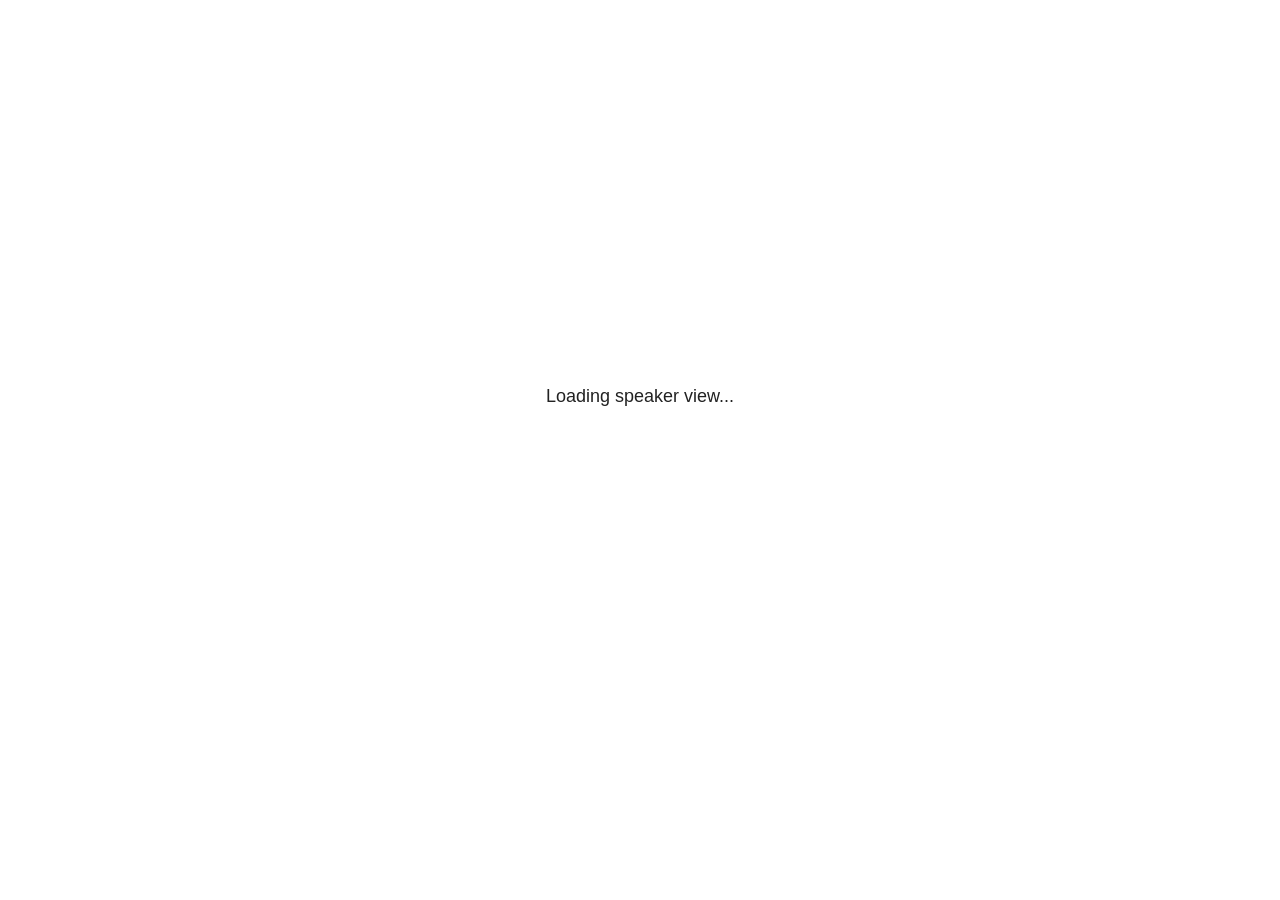
<file: site_libs/revealjs/plugin/notes/speaker-view.html>
<!--
	NOTE: You need to build the notes plugin after making changes to this file.
-->
<html lang="en">
	<head>
		<meta charset="utf-8">

		<title>reveal.js - Speaker View</title>

		<style>
			body {
				font-family: Helvetica;
				font-size: 18px;
			}

			#current-slide,
			#upcoming-slide,
			#speaker-controls {
				padding: 6px;
				box-sizing: border-box;
				-moz-box-sizing: border-box;
			}

			#current-slide iframe,
			#upcoming-slide iframe {
				width: 100%;
				height: 100%;
				border: 1px solid #ddd;
			}

			#current-slide .label,
			#upcoming-slide .label {
				position: absolute;
				top: 10px;
				left: 10px;
				z-index: 2;
			}

			#connection-status {
				position: absolute;
				top: 0;
				left: 0;
				width: 100%;
				height: 100%;
				z-index: 20;
				padding: 30% 20% 20% 20%;
				font-size: 18px;
				color: #222;
				background: #fff;
				text-align: center;
				box-sizing: border-box;
				line-height: 1.4;
			}

			.overlay-element {
				height: 34px;
				line-height: 34px;
				padding: 0 10px;
				text-shadow: none;
				background: rgba( 220, 220, 220, 0.8 );
				color: #222;
				font-size: 14px;
			}

			.overlay-element.interactive:hover {
				background: rgba( 220, 220, 220, 1 );
			}

			#current-slide {
				position: absolute;
				width: 60%;
				height: 100%;
				top: 0;
				left: 0;
				padding-right: 0;
			}

			#upcoming-slide {
				position: absolute;
				width: 40%;
				height: 40%;
				right: 0;
				top: 0;
			}

			/* Speaker controls */
			#speaker-controls {
				position: absolute;
				top: 40%;
				right: 0;
				width: 40%;
				height: 60%;
				overflow: auto;
				font-size: 18px;
			}

				.speaker-controls-time.hidden,
				.speaker-controls-notes.hidden {
					display: none;
				}

				.speaker-controls-time .label,
				.speaker-controls-pace .label,
				.speaker-controls-notes .label {
					text-transform: uppercase;
					font-weight: normal;
					font-size: 0.66em;
					color: #666;
					margin: 0;
				}

				.speaker-controls-time, .speaker-controls-pace {
					border-bottom: 1px solid rgba( 200, 200, 200, 0.5 );
					margin-bottom: 10px;
					padding: 10px 16px;
					padding-bottom: 20px;
					cursor: pointer;
				}

				.speaker-controls-time .reset-button {
					opacity: 0;
					float: right;
					color: #666;
					text-decoration: none;
				}
				.speaker-controls-time:hover .reset-button {
					opacity: 1;
				}

				.speaker-controls-time .timer,
				.speaker-controls-time .clock {
					width: 50%;
				}

				.speaker-controls-time .timer,
				.speaker-controls-time .clock,
				.speaker-controls-time .pacing .hours-value,
				.speaker-controls-time .pacing .minutes-value,
				.speaker-controls-time .pacing .seconds-value {
					font-size: 1.9em;
				}

				.speaker-controls-time .timer {
					float: left;
				}

				.speaker-controls-time .clock {
					float: right;
					text-align: right;
				}

				.speaker-controls-time span.mute {
					opacity: 0.3;
				}

				.speaker-controls-time .pacing-title {
					margin-top: 5px;
				}

				.speaker-controls-time .pacing.ahead {
					color: blue;
				}

				.speaker-controls-time .pacing.on-track {
					color: green;
				}

				.speaker-controls-time .pacing.behind {
					color: red;
				}

				.speaker-controls-notes {
					padding: 10px 16px;
				}

				.speaker-controls-notes .value {
					margin-top: 5px;
					line-height: 1.4;
					font-size: 1.2em;
				}

			/* Layout selector */
			#speaker-layout {
				position: absolute;
				top: 10px;
				right: 10px;
				color: #222;
				z-index: 10;
			}
				#speaker-layout select {
					position: absolute;
					width: 100%;
					height: 100%;
					top: 0;
					left: 0;
					border: 0;
					box-shadow: 0;
					cursor: pointer;
					opacity: 0;

					font-size: 1em;
					background-color: transparent;

					-moz-appearance: none;
					-webkit-appearance: none;
					-webkit-tap-highlight-color: rgba(0, 0, 0, 0);
				}

				#speaker-layout select:focus {
					outline: none;
					box-shadow: none;
				}

			.clear {
				clear: both;
			}

			/* Speaker layout: Wide */
			body[data-speaker-layout="wide"] #current-slide,
			body[data-speaker-layout="wide"] #upcoming-slide {
				width: 50%;
				height: 45%;
				padding: 6px;
			}

			body[data-speaker-layout="wide"] #current-slide {
				top: 0;
				left: 0;
			}

			body[data-speaker-layout="wide"] #upcoming-slide {
				top: 0;
				left: 50%;
			}

			body[data-speaker-layout="wide"] #speaker-controls {
				top: 45%;
				left: 0;
				width: 100%;
				height: 50%;
				font-size: 1.25em;
			}

			/* Speaker layout: Tall */
			body[data-speaker-layout="tall"] #current-slide,
			body[data-speaker-layout="tall"] #upcoming-slide {
				width: 45%;
				height: 50%;
				padding: 6px;
			}

			body[data-speaker-layout="tall"] #current-slide {
				top: 0;
				left: 0;
			}

			body[data-speaker-layout="tall"] #upcoming-slide {
				top: 50%;
				left: 0;
			}

			body[data-speaker-layout="tall"] #speaker-controls {
				padding-top: 40px;
				top: 0;
				left: 45%;
				width: 55%;
				height: 100%;
				font-size: 1.25em;
			}

			/* Speaker layout: Notes only */
			body[data-speaker-layout="notes-only"] #current-slide,
			body[data-speaker-layout="notes-only"] #upcoming-slide {
				display: none;
			}

			body[data-speaker-layout="notes-only"] #speaker-controls {
				padding-top: 40px;
				top: 0;
				left: 0;
				width: 100%;
				height: 100%;
				font-size: 1.25em;
			}

			@media screen and (max-width: 1080px) {
				body[data-speaker-layout="default"] #speaker-controls {
					font-size: 16px;
				}
			}

			@media screen and (max-width: 900px) {
				body[data-speaker-layout="default"] #speaker-controls {
					font-size: 14px;
				}
			}

			@media screen and (max-width: 800px) {
				body[data-speaker-layout="default"] #speaker-controls {
					font-size: 12px;
				}
			}

		</style>
	</head>

	<body>

		<div id="connection-status">Loading speaker view...</div>

		<div id="current-slide"></div>
		<div id="upcoming-slide"><span class="overlay-element label">Upcoming</span></div>
		<div id="speaker-controls">
			<div class="speaker-controls-time">
				<h4 class="label">Time <span class="reset-button">Click to Reset</span></h4>
				<div class="clock">
					<span class="clock-value">0:00 AM</span>
				</div>
				<div class="timer">
					<span class="hours-value">00</span><span class="minutes-value">:00</span><span class="seconds-value">:00</span>
				</div>
				<div class="clear"></div>

				<h4 class="label pacing-title" style="display: none">Pacing – Time to finish current slide</h4>
				<div class="pacing" style="display: none">
					<span class="hours-value">00</span><span class="minutes-value">:00</span><span class="seconds-value">:00</span>
				</div>
			</div>

			<div class="speaker-controls-notes hidden">
				<h4 class="label">Notes</h4>
				<div class="value"></div>
			</div>
		</div>
		<div id="speaker-layout" class="overlay-element interactive">
			<span class="speaker-layout-label"></span>
			<select class="speaker-layout-dropdown"></select>
		</div>

		<script>

			(function() {

				var notes,
					notesValue,
					currentState,
					currentSlide,
					upcomingSlide,
					layoutLabel,
					layoutDropdown,
					pendingCalls = {},
					lastRevealApiCallId = 0,
					connected = false,
					whitelistedWindows = [window.opener];

				var SPEAKER_LAYOUTS = {
					'default': 'Default',
					'wide': 'Wide',
					'tall': 'Tall',
					'notes-only': 'Notes only'
				};

				setupLayout();

				var connectionStatus = document.querySelector( '#connection-status' );
				var connectionTimeout = setTimeout( function() {
					connectionStatus.innerHTML = 'Error connecting to main window.<br>Please try closing and reopening the speaker view.';
				}, 5000 );
;
				window.addEventListener( 'message', function( event ) {

					// Validate the origin of this message to prevent XSS
					if( window.location.origin !== event.origin && whitelistedWindows.indexOf( event.source ) === -1 ) {
						return;
					}

					clearTimeout( connectionTimeout );
					connectionStatus.style.display = 'none';

					var data = JSON.parse( event.data );

					// The overview mode is only useful to the reveal.js instance
					// where navigation occurs so we don't sync it
					if( data.state ) delete data.state.overview;

					// Messages sent by the notes plugin inside of the main window
					if( data && data.namespace === 'reveal-notes' ) {
						if( data.type === 'connect' ) {
							handleConnectMessage( data );
						}
						else if( data.type === 'state' ) {
							handleStateMessage( data );
						}
						else if( data.type === 'return' ) {
							pendingCalls[data.callId](data.result);
							delete pendingCalls[data.callId];
						}
					}
					// Messages sent by the reveal.js inside of the current slide preview
					else if( data && data.namespace === 'reveal' ) {
						if( /ready/.test( data.eventName ) ) {
							// Send a message back to notify that the handshake is complete
							window.opener.postMessage( JSON.stringify({ namespace: 'reveal-notes', type: 'connected'} ), '*' );
						}
						else if( /slidechanged|fragmentshown|fragmenthidden|paused|resumed/.test( data.eventName ) && currentState !== JSON.stringify( data.state ) ) {

							dispatchStateToMainWindow( data.state );

						}
					}

				} );

				/**
				 * Updates the presentation in the main window to match the state
				 * of the presentation in the notes window.
				 */
				const dispatchStateToMainWindow = debounce(( state ) => {
					window.opener.postMessage( JSON.stringify({ method: 'setState', args: [ state ]} ), '*' );
				}, 500);

				/**
				 * Asynchronously calls the Reveal.js API of the main frame.
				 */
				function callRevealApi( methodName, methodArguments, callback ) {

					var callId = ++lastRevealApiCallId;
					pendingCalls[callId] = callback;
					window.opener.postMessage( JSON.stringify( {
						namespace: 'reveal-notes',
						type: 'call',
						callId: callId,
						methodName: methodName,
						arguments: methodArguments
					} ), '*' );

				}

				/**
				 * Called when the main window is trying to establish a
				 * connection.
				 */
				function handleConnectMessage( data ) {

					if( connected === false ) {
						connected = true;

						setupIframes( data );
						setupKeyboard();
						setupNotes();
						setupTimer();
						setupHeartbeat();
					}

				}

				/**
				 * Called when the main window sends an updated state.
				 */
				function handleStateMessage( data ) {

					// Store the most recently set state to avoid circular loops
					// applying the same state
					currentState = JSON.stringify( data.state );

					// No need for updating the notes in case of fragment changes
					if ( data.notes ) {
						notes.classList.remove( 'hidden' );
						notesValue.style.whiteSpace = data.whitespace;
						if( data.markdown ) {
							notesValue.innerHTML = marked( data.notes );
						}
						else {
							notesValue.innerHTML = data.notes;
						}
					}
					else {
						notes.classList.add( 'hidden' );
					}

					// Update the note slides
					currentSlide.contentWindow.postMessage( JSON.stringify({ method: 'setState', args: [ data.state ] }), '*' );
					upcomingSlide.contentWindow.postMessage( JSON.stringify({ method: 'setState', args: [ data.state ] }), '*' );
					upcomingSlide.contentWindow.postMessage( JSON.stringify({ method: 'next' }), '*' );

				}

				// Limit to max one state update per X ms
				handleStateMessage = debounce( handleStateMessage, 200 );

				/**
				 * Forward keyboard events to the current slide window.
				 * This enables keyboard events to work even if focus
				 * isn't set on the current slide iframe.
				 *
				 * Block F5 default handling, it reloads and disconnects
				 * the speaker notes window.
				 */
				function setupKeyboard() {

					document.addEventListener( 'keydown', function( event ) {
						if( event.keyCode === 116 || ( event.metaKey && event.keyCode === 82 ) ) {
							event.preventDefault();
							return false;
						}
						currentSlide.contentWindow.postMessage( JSON.stringify({ method: 'triggerKey', args: [ event.keyCode ] }), '*' );
					} );

				}

				/**
				 * Creates the preview iframes.
				 */
				function setupIframes( data ) {

					var params = [
						'receiver',
						'progress=false',
						'history=false',
						'transition=none',
						'autoSlide=0',
						'backgroundTransition=none'
					].join( '&' );

					var urlSeparator = /\?/.test(data.url) ? '&' : '?';
					var hash = '#/' + data.state.indexh + '/' + data.state.indexv;
					var currentURL = data.url + urlSeparator + params + '&postMessageEvents=true' + hash;
					var upcomingURL = data.url + urlSeparator + params + '&controls=false' + hash;

					currentSlide = document.createElement( 'iframe' );
					currentSlide.setAttribute( 'width', 1280 );
					currentSlide.setAttribute( 'height', 1024 );
					currentSlide.setAttribute( 'src', currentURL );
					document.querySelector( '#current-slide' ).appendChild( currentSlide );

					upcomingSlide = document.createElement( 'iframe' );
					upcomingSlide.setAttribute( 'width', 640 );
					upcomingSlide.setAttribute( 'height', 512 );
					upcomingSlide.setAttribute( 'src', upcomingURL );
					document.querySelector( '#upcoming-slide' ).appendChild( upcomingSlide );

					whitelistedWindows.push( currentSlide.contentWindow, upcomingSlide.contentWindow );

				}

				/**
				 * Setup the notes UI.
				 */
				function setupNotes() {

					notes = document.querySelector( '.speaker-controls-notes' );
					notesValue = document.querySelector( '.speaker-controls-notes .value' );

				}

				/**
				 * We send out a heartbeat at all times to ensure we can
				 * reconnect with the main presentation window after reloads.
				 */
				function setupHeartbeat() {

					setInterval( () => {
						window.opener.postMessage( JSON.stringify({ namespace: 'reveal-notes', type: 'heartbeat'} ), '*' );
					}, 1000 );

				}

				function getTimings( callback ) {

					callRevealApi( 'getSlidesAttributes', [], function ( slideAttributes ) {
						callRevealApi( 'getConfig', [], function ( config ) {
							var totalTime = config.totalTime;
							var minTimePerSlide = config.minimumTimePerSlide || 0;
							var defaultTiming = config.defaultTiming;
							if ((defaultTiming == null) && (totalTime == null)) {
								callback(null);
								return;
							}
							// Setting totalTime overrides defaultTiming
							if (totalTime) {
								defaultTiming = 0;
							}
							var timings = [];
							for ( var i in slideAttributes ) {
								var slide = slideAttributes[ i ];
								var timing = defaultTiming;
								if( slide.hasOwnProperty( 'data-timing' )) {
									var t = slide[ 'data-timing' ];
									timing = parseInt(t);
									if( isNaN(timing) ) {
										console.warn("Could not parse timing '" + t + "' of slide " + i + "; using default of " + defaultTiming);
										timing = defaultTiming;
									}
								}
								timings.push(timing);
							}
							if ( totalTime ) {
								// After we've allocated time to individual slides, we summarize it and
								// subtract it from the total time
								var remainingTime = totalTime - timings.reduce( function(a, b) { return a + b; }, 0 );
								// The remaining time is divided by the number of slides that have 0 seconds
								// allocated at the moment, giving the average time-per-slide on the remaining slides
								var remainingSlides = (timings.filter( function(x) { return x == 0 }) ).length
								var timePerSlide = Math.round( remainingTime / remainingSlides, 0 )
								// And now we replace every zero-value timing with that average
								timings = timings.map( function(x) { return (x==0 ? timePerSlide : x) } );
							}
							var slidesUnderMinimum = timings.filter( function(x) { return (x < minTimePerSlide) } ).length
							if ( slidesUnderMinimum ) {
								message = "The pacing time for " + slidesUnderMinimum + " slide(s) is under the configured minimum of " + minTimePerSlide + " seconds. Check the data-timing attribute on individual slides, or consider increasing the totalTime or minimumTimePerSlide configuration options (or removing some slides).";
								alert(message);
							}
							callback( timings );
						} );
					} );

				}

				/**
				 * Return the number of seconds allocated for presenting
				 * all slides up to and including this one.
				 */
				function getTimeAllocated( timings, callback ) {

					callRevealApi( 'getSlidePastCount', [], function ( currentSlide ) {
						var allocated = 0;
						for (var i in timings.slice(0, currentSlide + 1)) {
							allocated += timings[i];
						}
						callback( allocated );
					} );

				}

				/**
				 * Create the timer and clock and start updating them
				 * at an interval.
				 */
				function setupTimer() {

					var start = new Date(),
					timeEl = document.querySelector( '.speaker-controls-time' ),
					clockEl = timeEl.querySelector( '.clock-value' ),
					hoursEl = timeEl.querySelector( '.hours-value' ),
					minutesEl = timeEl.querySelector( '.minutes-value' ),
					secondsEl = timeEl.querySelector( '.seconds-value' ),
					pacingTitleEl = timeEl.querySelector( '.pacing-title' ),
					pacingEl = timeEl.querySelector( '.pacing' ),
					pacingHoursEl = pacingEl.querySelector( '.hours-value' ),
					pacingMinutesEl = pacingEl.querySelector( '.minutes-value' ),
					pacingSecondsEl = pacingEl.querySelector( '.seconds-value' );

					var timings = null;
					getTimings( function ( _timings ) {

						timings = _timings;
						if (_timings !== null) {
							pacingTitleEl.style.removeProperty('display');
							pacingEl.style.removeProperty('display');
						}

						// Update once directly
						_updateTimer();

						// Then update every second
						setInterval( _updateTimer, 1000 );

					} );


					function _resetTimer() {

						if (timings == null) {
							start = new Date();
							_updateTimer();
						}
						else {
							// Reset timer to beginning of current slide
							getTimeAllocated( timings, function ( slideEndTimingSeconds ) {
								var slideEndTiming = slideEndTimingSeconds * 1000;
								callRevealApi( 'getSlidePastCount', [], function ( currentSlide ) {
									var currentSlideTiming = timings[currentSlide] * 1000;
									var previousSlidesTiming = slideEndTiming - currentSlideTiming;
									var now = new Date();
									start = new Date(now.getTime() - previousSlidesTiming);
									_updateTimer();
								} );
							} );
						}

					}

					timeEl.addEventListener( 'click', function() {
						_resetTimer();
						return false;
					} );

					function _displayTime( hrEl, minEl, secEl, time) {

						var sign = Math.sign(time) == -1 ? "-" : "";
						time = Math.abs(Math.round(time / 1000));
						var seconds = time % 60;
						var minutes = Math.floor( time / 60 ) % 60 ;
						var hours = Math.floor( time / ( 60 * 60 )) ;
						hrEl.innerHTML = sign + zeroPadInteger( hours );
						if (hours == 0) {
							hrEl.classList.add( 'mute' );
						}
						else {
							hrEl.classList.remove( 'mute' );
						}
						minEl.innerHTML = ':' + zeroPadInteger( minutes );
						if (hours == 0 && minutes == 0) {
							minEl.classList.add( 'mute' );
						}
						else {
							minEl.classList.remove( 'mute' );
						}
						secEl.innerHTML = ':' + zeroPadInteger( seconds );
					}

					function _updateTimer() {

						var diff, hours, minutes, seconds,
						now = new Date();

						diff = now.getTime() - start.getTime();

						clockEl.innerHTML = now.toLocaleTimeString( 'en-US', { hour12: true, hour: '2-digit', minute:'2-digit' } );
						_displayTime( hoursEl, minutesEl, secondsEl, diff );
						if (timings !== null) {
							_updatePacing(diff);
						}

					}

					function _updatePacing(diff) {

						getTimeAllocated( timings, function ( slideEndTimingSeconds ) {
							var slideEndTiming = slideEndTimingSeconds * 1000;

							callRevealApi( 'getSlidePastCount', [], function ( currentSlide ) {
								var currentSlideTiming = timings[currentSlide] * 1000;
								var timeLeftCurrentSlide = slideEndTiming - diff;
								if (timeLeftCurrentSlide < 0) {
									pacingEl.className = 'pacing behind';
								}
								else if (timeLeftCurrentSlide < currentSlideTiming) {
									pacingEl.className = 'pacing on-track';
								}
								else {
									pacingEl.className = 'pacing ahead';
								}
								_displayTime( pacingHoursEl, pacingMinutesEl, pacingSecondsEl, timeLeftCurrentSlide );
							} );
						} );
					}

				}

				/**
				 * Sets up the speaker view layout and layout selector.
				 */
				function setupLayout() {

					layoutDropdown = document.querySelector( '.speaker-layout-dropdown' );
					layoutLabel = document.querySelector( '.speaker-layout-label' );

					// Render the list of available layouts
					for( var id in SPEAKER_LAYOUTS ) {
						var option = document.createElement( 'option' );
						option.setAttribute( 'value', id );
						option.textContent = SPEAKER_LAYOUTS[ id ];
						layoutDropdown.appendChild( option );
					}

					// Monitor the dropdown for changes
					layoutDropdown.addEventListener( 'change', function( event ) {

						setLayout( layoutDropdown.value );

					}, false );

					// Restore any currently persisted layout
					setLayout( getLayout() );

				}

				/**
				 * Sets a new speaker view layout. The layout is persisted
				 * in local storage.
				 */
				function setLayout( value ) {

					var title = SPEAKER_LAYOUTS[ value ];

					layoutLabel.innerHTML = 'Layout' + ( title ? ( ': ' + title ) : '' );
					layoutDropdown.value = value;

					document.body.setAttribute( 'data-speaker-layout', value );

					// Persist locally
					if( supportsLocalStorage() ) {
						window.localStorage.setItem( 'reveal-speaker-layout', value );
					}

				}

				/**
				 * Returns the ID of the most recently set speaker layout
				 * or our default layout if none has been set.
				 */
				function getLayout() {

					if( supportsLocalStorage() ) {
						var layout = window.localStorage.getItem( 'reveal-speaker-layout' );
						if( layout ) {
							return layout;
						}
					}

					// Default to the first record in the layouts hash
					for( var id in SPEAKER_LAYOUTS ) {
						return id;
					}

				}

				function supportsLocalStorage() {

					try {
						localStorage.setItem('test', 'test');
						localStorage.removeItem('test');
						return true;
					}
					catch( e ) {
						return false;
					}

				}

				function zeroPadInteger( num ) {

					var str = '00' + parseInt( num );
					return str.substring( str.length - 2 );

				}

				/**
				 * Limits the frequency at which a function can be called.
				 */
				function debounce( fn, ms ) {

					var lastTime = 0,
						timeout;

					return function() {

						var args = arguments;
						var context = this;

						clearTimeout( timeout );

						var timeSinceLastCall = Date.now() - lastTime;
						if( timeSinceLastCall > ms ) {
							fn.apply( context, args );
							lastTime = Date.now();
						}
						else {
							timeout = setTimeout( function() {
								fn.apply( context, args );
								lastTime = Date.now();
							}, ms - timeSinceLastCall );
						}

					}

				}

			})();

		</script>
	</body>
</html>
</file>
<file: site_libs/quarto-html/tippy.css>
.tippy-box[data-animation=fade][data-state=hidden]{opacity:0}[data-tippy-root]{max-width:calc(100vw - 10px)}.tippy-box{position:relative;background-color:#333;color:#fff;border-radius:4px;font-size:14px;line-height:1.4;white-space:normal;outline:0;transition-property:transform,visibility,opacity}.tippy-box[data-placement^=top]>.tippy-arrow{bottom:0}.tippy-box[data-placement^=top]>.tippy-arrow:before{bottom:-7px;left:0;border-width:8px 8px 0;border-top-color:initial;transform-origin:center top}.tippy-box[data-placement^=bottom]>.tippy-arrow{top:0}.tippy-box[data-placement^=bottom]>.tippy-arrow:before{top:-7px;left:0;border-width:0 8px 8px;border-bottom-color:initial;transform-origin:center bottom}.tippy-box[data-placement^=left]>.tippy-arrow{right:0}.tippy-box[data-placement^=left]>.tippy-arrow:before{border-width:8px 0 8px 8px;border-left-color:initial;right:-7px;transform-origin:center left}.tippy-box[data-placement^=right]>.tippy-arrow{left:0}.tippy-box[data-placement^=right]>.tippy-arrow:before{left:-7px;border-width:8px 8px 8px 0;border-right-color:initial;transform-origin:center right}.tippy-box[data-inertia][data-state=visible]{transition-timing-function:cubic-bezier(.54,1.5,.38,1.11)}.tippy-arrow{width:16px;height:16px;color:#333}.tippy-arrow:before{content:"";position:absolute;border-color:transparent;border-style:solid}.tippy-content{position:relative;padding:5px 9px;z-index:1}
</file>
<file: site_libs/quarto-html/quarto-syntax-highlighting.css>
/* quarto syntax highlight colors */
:root {
  --quarto-hl-ot-color: #003B4F;
  --quarto-hl-at-color: #657422;
  --quarto-hl-ss-color: #20794D;
  --quarto-hl-an-color: #5E5E5E;
  --quarto-hl-fu-color: #4758AB;
  --quarto-hl-st-color: #20794D;
  --quarto-hl-cf-color: #003B4F;
  --quarto-hl-op-color: #5E5E5E;
  --quarto-hl-er-color: #AD0000;
  --quarto-hl-bn-color: #AD0000;
  --quarto-hl-al-color: #AD0000;
  --quarto-hl-va-color: #111111;
  --quarto-hl-bu-color: inherit;
  --quarto-hl-ex-color: inherit;
  --quarto-hl-pp-color: #AD0000;
  --quarto-hl-in-color: #5E5E5E;
  --quarto-hl-vs-color: #20794D;
  --quarto-hl-wa-color: #5E5E5E;
  --quarto-hl-do-color: #5E5E5E;
  --quarto-hl-im-color: #00769E;
  --quarto-hl-ch-color: #20794D;
  --quarto-hl-dt-color: #AD0000;
  --quarto-hl-fl-color: #AD0000;
  --quarto-hl-co-color: #5E5E5E;
  --quarto-hl-cv-color: #5E5E5E;
  --quarto-hl-cn-color: #8f5902;
  --quarto-hl-sc-color: #5E5E5E;
  --quarto-hl-dv-color: #AD0000;
  --quarto-hl-kw-color: #003B4F;
}

/* other quarto variables */
:root {
  --quarto-font-monospace: SFMono-Regular, Menlo, Monaco, Consolas, "Liberation Mono", "Courier New", monospace;
}

pre > code.sourceCode > span {
  color: #003B4F;
}

code span {
  color: #003B4F;
}

code.sourceCode > span {
  color: #003B4F;
}

div.sourceCode,
div.sourceCode pre.sourceCode {
  color: #003B4F;
}

code span.ot {
  color: #003B4F;
  font-style: inherit;
}

code span.at {
  color: #657422;
  font-style: inherit;
}

code span.ss {
  color: #20794D;
  font-style: inherit;
}

code span.an {
  color: #5E5E5E;
  font-style: inherit;
}

code span.fu {
  color: #4758AB;
  font-style: inherit;
}

code span.st {
  color: #20794D;
  font-style: inherit;
}

code span.cf {
  color: #003B4F;
  font-style: inherit;
}

code span.op {
  color: #5E5E5E;
  font-style: inherit;
}

code span.er {
  color: #AD0000;
  font-style: inherit;
}

code span.bn {
  color: #AD0000;
  font-style: inherit;
}

code span.al {
  color: #AD0000;
  font-style: inherit;
}

code span.va {
  color: #111111;
  font-style: inherit;
}

code span.bu {
  font-style: inherit;
}

code span.ex {
  font-style: inherit;
}

code span.pp {
  color: #AD0000;
  font-style: inherit;
}

code span.in {
  color: #5E5E5E;
  font-style: inherit;
}

code span.vs {
  color: #20794D;
  font-style: inherit;
}

code span.wa {
  color: #5E5E5E;
  font-style: italic;
}

code span.do {
  color: #5E5E5E;
  font-style: italic;
}

code span.im {
  color: #00769E;
  font-style: inherit;
}

code span.ch {
  color: #20794D;
  font-style: inherit;
}

code span.dt {
  color: #AD0000;
  font-style: inherit;
}

code span.fl {
  color: #AD0000;
  font-style: inherit;
}

code span.co {
  color: #5E5E5E;
  font-style: inherit;
}

code span.cv {
  color: #5E5E5E;
  font-style: italic;
}

code span.cn {
  color: #8f5902;
  font-style: inherit;
}

code span.sc {
  color: #5E5E5E;
  font-style: inherit;
}

code span.dv {
  color: #AD0000;
  font-style: inherit;
}

code span.kw {
  color: #003B4F;
  font-style: inherit;
}

.prevent-inlining {
  content: "</";
}

/*# sourceMappingURL=debc5d5d77c3f9108843748ff7464032.css.map */
</file>
<file: styles.css>
/* css styles */

.copyright {
  color: #999999;
  font-size: 0.6em;
}
</file>
